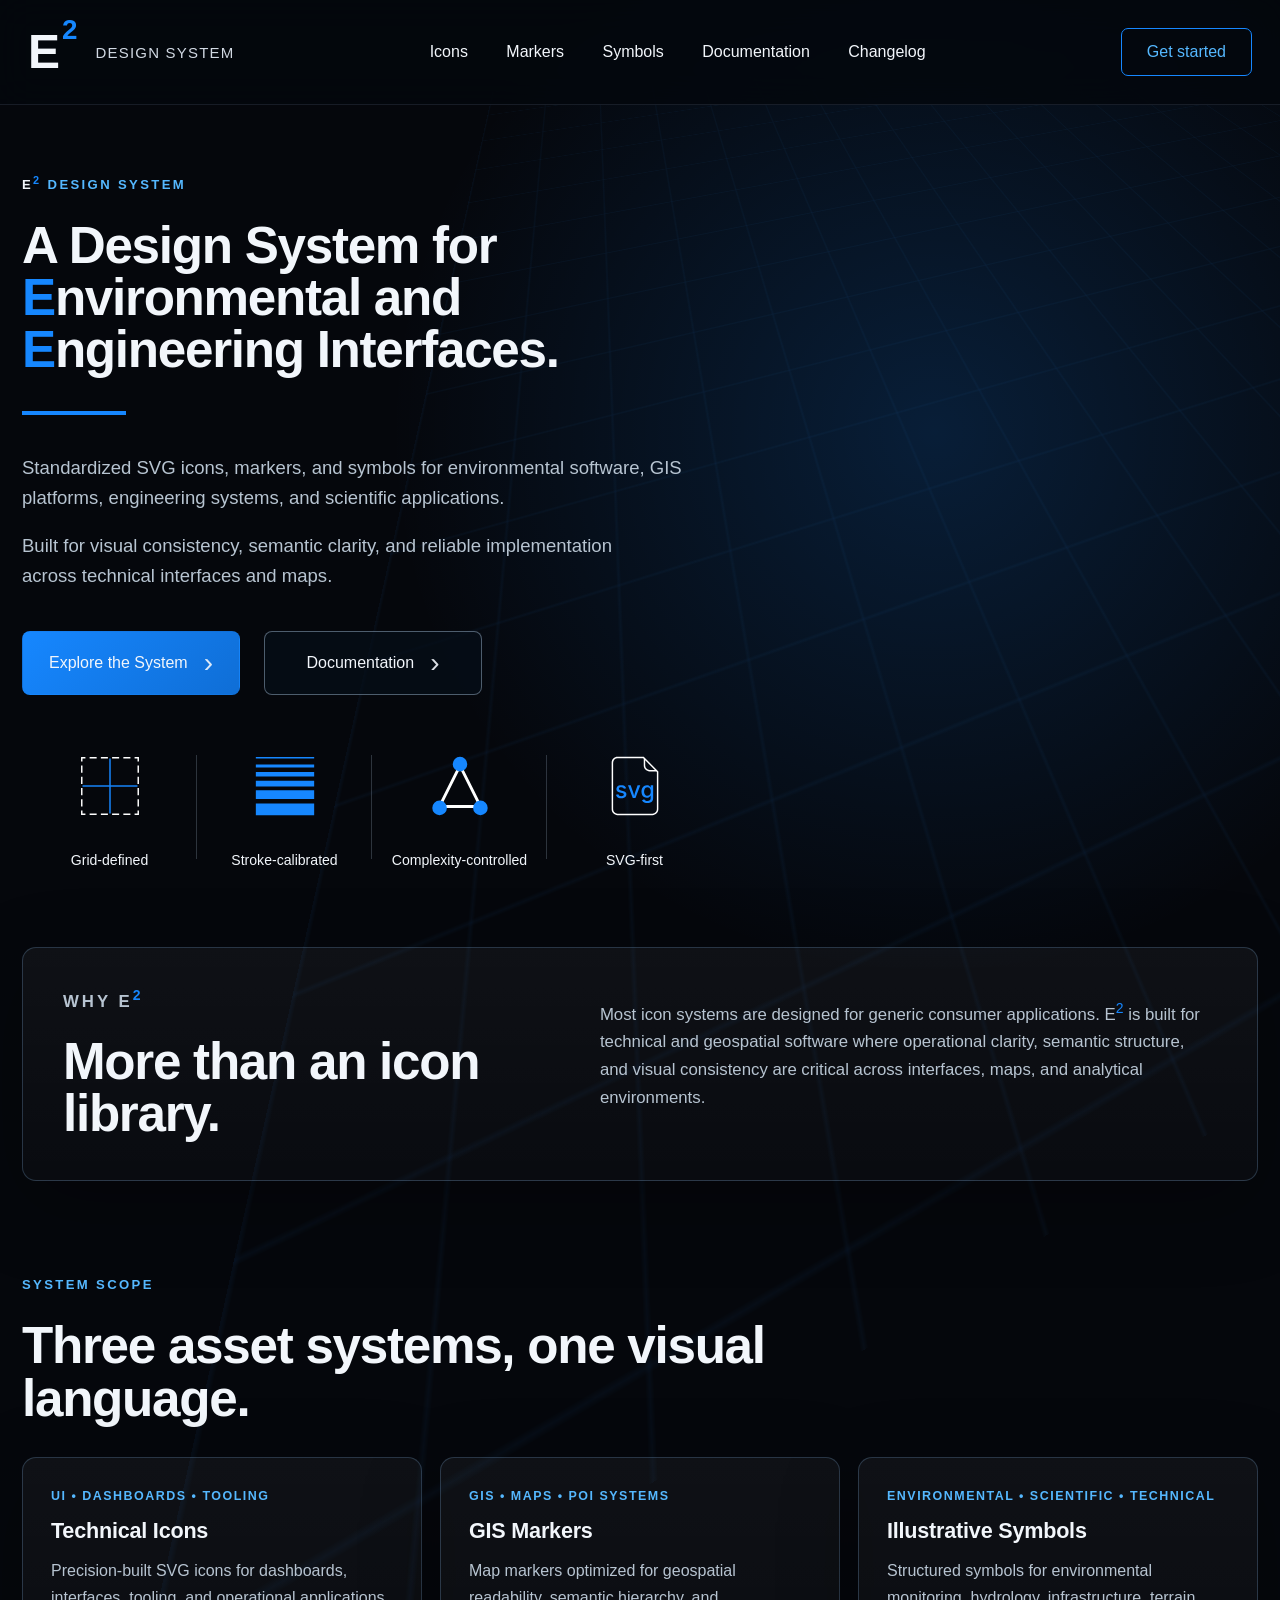
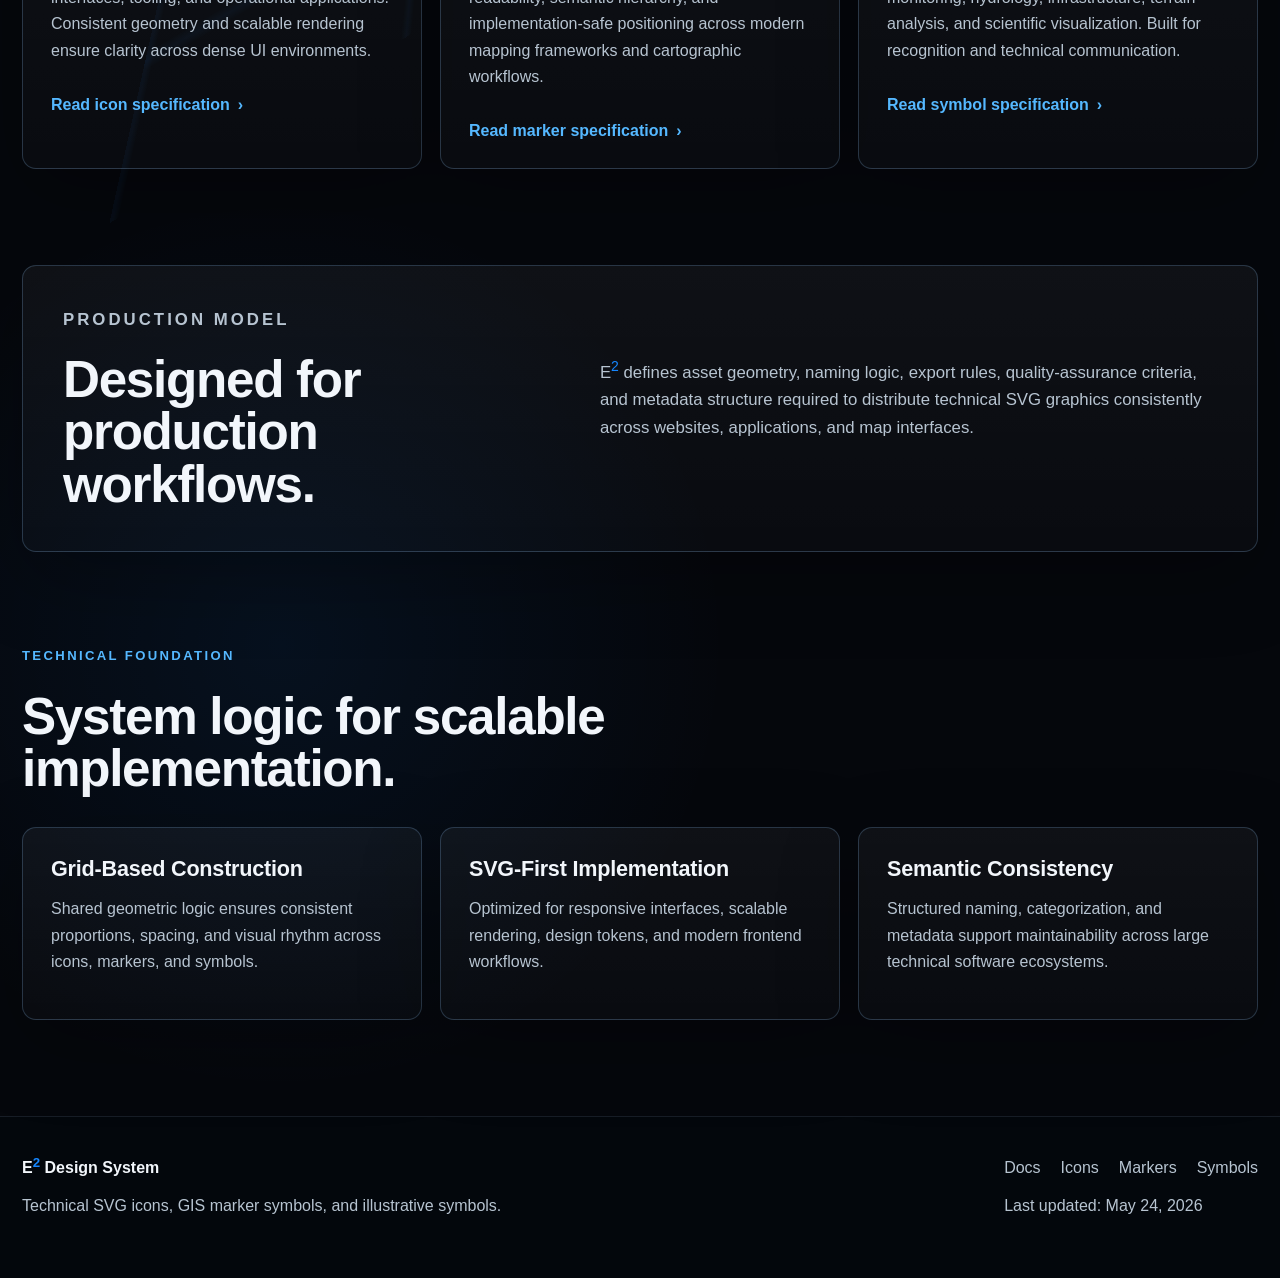
<file: index.html>
<!DOCTYPE html><html lang="en"> <head><meta charset="utf-8"><meta name="viewport" content="width=device-width, initial-scale=1"><meta name="description" content="E² is a standardized SVG design system for environmental software, GIS platforms, engineering systems, and scientific applications."><meta name="theme-color" content="#05070c"><title>E² Design System | Environmental, Engineering, and GIS Interfaces</title><link rel="icon" href="/favicon.svg"><link rel="stylesheet" href="/_astro/BaseLayout.B5WGwgFg.css"></head> <body> <div class="site-shell"> <header class="site-header"> <div class="nav"> <a class="brand" href="/" aria-label="E2 Design System home"> <span class="brand-mark"> <span class="brand-e">E</span> <span class="brand-2">2</span> </span> <span class="brand-name">Design System</span> </a> <nav class="nav-links" aria-label="Primary navigation"> <a href="/icons">Icons</a><a href="/markers">Markers</a><a href="/symbols">Symbols</a><a href="/docs">Documentation</a><a href="/changelog">Changelog</a> </nav> <a class="nav-cta" href="/docs">Get started</a> </div> </header>  <main> <section class="hero container"> <div class="hero-copy"> <p class="eyebrow"> <span class="brand-e">E</span><sup class="brand-e2-sup">2</sup>
Design System
</p> <h1>
A Design System for<br> <span>E</span>nvironmental and<br> <span>E</span>ngineering Interfaces.
</h1> <div class="hero-rule"></div> <p class="hero-description">
Standardized SVG icons, markers, and symbols for environmental
          software, GIS platforms, engineering systems, and scientific
          applications.
</p> <p class="hero-description hero-description-secondary">
Built for visual consistency, semantic clarity, and reliable
          implementation across technical interfaces and maps.
</p> <div class="hero-actions"> <a class="button primary" href="/system">Explore the System</a> <a class="button secondary" href="/docs">Documentation</a> </div> <div class="system-row" aria-label="Core E² system principles"> <div class="system-item"> <img class="system-icon" src="/landing_page/grid.svg" alt="" aria-hidden="true"> <span class="system-label">Grid-defined</span> </div> <div class="system-item"> <img class="system-icon" src="/landing_page/stroke.svg" alt="" aria-hidden="true"> <span class="system-label">Stroke-calibrated</span> </div> <div class="system-item"> <img class="system-icon" src="/landing_page/constrains.svg" alt="" aria-hidden="true"> <span class="system-label">Complexity-controlled</span> </div> <div class="system-item"> <img class="system-icon" src="/landing_page/svg_first.svg" alt="" aria-hidden="true"> <span class="system-label">SVG-first</span> </div> </div>  </div> </section> <!-- This section for later
    <section class="container use-case-strip" aria-label="Designed for">
      <span>Designed for</span>
      <div>
        {useCases.map((item) => <a href="/icons">{item}</a>)}
      </div>
    </section>

    <section class="container proof-strip" aria-label="System proof points">
      {
        specs.map((item) => (
          <div class="proof-item">
            <strong>{item.split(" ")[0]}</strong>
            <span>{item.replace(item.split(" ")[0], "").trim()}</span>
          </div>
        ))
      }
    </section>

    <section class="container section">
      <div class="section-header">
        <p class="eyebrow">Interactive Model</p>
        <h2>Explore the system by category, scale, and context.</h2>
      </div>

      <div class="explorer-panel">
        <div class="explorer-sidebar">
          <button type="button" class="active">All Assets</button>
          <button type="button">Hydrology</button>
          <button type="button">Infrastructure</button>
          <button type="button">Monitoring</button>
          <button type="button">Terrain</button>
        </div>

        <div class="explorer-content">
          <div class="scale-row">
            <span>16 px</span>
            <span>24 px</span>
            <span>32 px</span>
            <span>48 px</span>
          </div>

          <div class="explorer-assets">
            {
              previewIcons.slice(0, 8).map((icon) => (
                <div class="explorer-asset" aria-label={icon}>
                  <span />
                  <small>{icon}</small>
                </div>
              ))
            }
          </div>
        </div>
      </div>
    </section>

    <section class="container section">
      <div class="section-header">
        <p class="eyebrow">System Overview</p>
        <h2>Built for structured visual communication.</h2>
      </div>

--> <div class="container section split-panel"> <div> <p class="eyebrow">Why E<sup class="brand-e2-sup">2</sup></p> <h2>More than an icon library.</h2> </div> <p>
Most icon systems are designed for generic consumer applications. E<sup class="brand-e2-sup">2</sup> is built for technical and geospatial software where operational clarity,
        semantic structure, and visual consistency are critical across interfaces,
        maps, and analytical environments.
</p> </div> </main> <section class="container section"> <div class="section-header"> <p class="eyebrow">System Scope</p> <h2>Three asset systems, one visual language.</h2> </div> <div class="feature-grid"> <article class="feature-card feature-card-large"> <p class="feature-meta">UI • Dashboards • Tooling</p> <h3>Technical Icons</h3> <p>
Precision-built SVG icons for dashboards, interfaces, tooling, and
          operational applications. Consistent geometry and scalable rendering
          ensure clarity across dense UI environments.
</p> <a href="/docs/icon-system">Read icon specification</a> </article> <article class="feature-card feature-card-large"> <p class="feature-meta">GIS • Maps • POI Systems</p> <h3>GIS Markers</h3> <p>
Map markers optimized for geospatial readability, semantic hierarchy,
          and implementation-safe positioning across modern mapping frameworks
          and cartographic workflows.
</p> <a href="/docs/gis-marker-system">Read marker specification</a> </article> <article class="feature-card feature-card-large"> <p class="feature-meta">Environmental • Scientific • Technical</p> <h3>Illustrative Symbols</h3> <p>
Structured symbols for environmental monitoring, hydrology,
          infrastructure, terrain analysis, and scientific visualization. Built
          for recognition and technical communication.
</p> <a href="/docs/symbol-system">Read symbol specification</a> </article> </div> </section> <section class="container section split-panel"> <div> <p class="eyebrow">Production Model</p> <h2>Designed for production workflows.</h2> </div> <p>
E<sup class="brand-e2-sup">2</sup> defines asset geometry, naming logic, export
      rules, quality-assurance criteria, and metadata structure required to distribute
      technical SVG graphics consistently across websites, applications, and map interfaces.
</p> </section> <section class="container section"> <div class="section-header"> <p class="eyebrow">Technical Foundation</p> <h2>System logic for scalable implementation.</h2> </div> <div class="feature-grid"> <article class="feature-card"> <h3>Grid-Based Construction</h3> <p>
Shared geometric logic ensures consistent proportions, spacing, and
          visual rhythm across icons, markers, and symbols.
</p> </article> <article class="feature-card"> <h3>SVG-First Implementation</h3> <p>
Optimized for responsive interfaces, scalable rendering, design
          tokens, and modern frontend workflows.
</p> </article> <article class="feature-card"> <h3>Semantic Consistency</h3> <p>
Structured naming, categorization, and metadata support
          maintainability across large technical software ecosystems.
</p> </article> </div> </section>  <footer class="footer"> <div class="container footer-grid"> <div> <strong>E<sup class="brand-e2-sup">2</sup> Design System</strong> <p>Technical SVG icons, GIS marker symbols, and illustrative symbols.</p> </div> <div class="footer-meta"> <nav aria-label="Footer navigation"> <a href="/docs">Docs</a> <a href="/icons">Icons</a> <a href="/markers">Markers</a> <a href="/symbols">Symbols</a> </nav> <p class="footer-updated">
Last updated: May 24, 2026 </p> </div> </div> </footer> </div> </body></html>
</file>
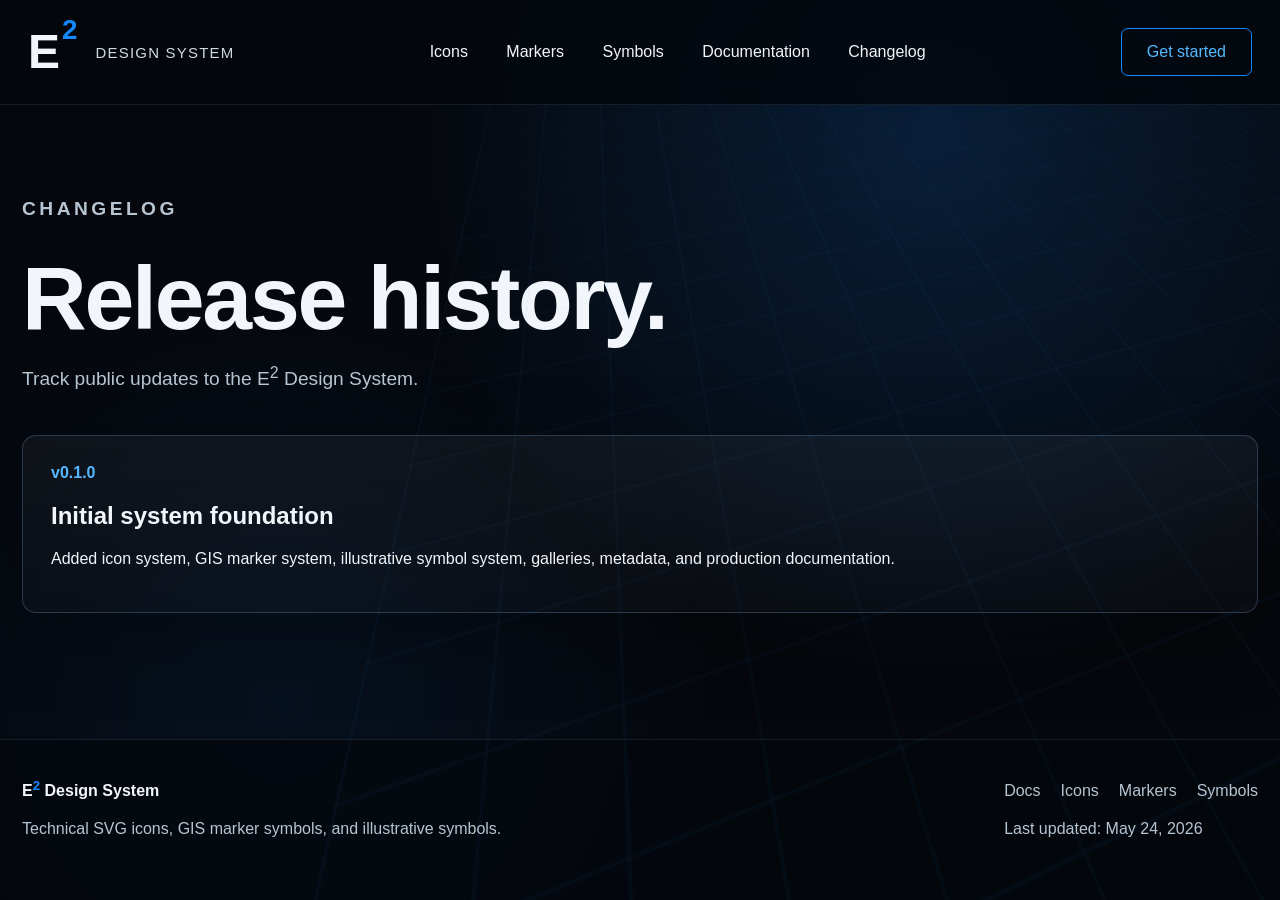
<file: changelog/index.html>
<!DOCTYPE html><html lang="en"> <head><meta charset="utf-8"><meta name="viewport" content="width=device-width, initial-scale=1"><meta name="description" content="Technical SVG icons, GIS marker symbols, and illustrative symbols with strict geometric rules."><meta name="theme-color" content="#05070c"><title>Changelog — E&lt;sup&gt;2&lt;/sup&gt; Design System</title><link rel="icon" href="/favicon.svg"><link rel="stylesheet" href="/_astro/BaseLayout.B5WGwgFg.css"></head> <body> <div class="site-shell"> <header class="site-header"> <div class="nav"> <a class="brand" href="/" aria-label="E2 Design System home"> <span class="brand-mark"> <span class="brand-e">E</span> <span class="brand-2">2</span> </span> <span class="brand-name">Design System</span> </a> <nav class="nav-links" aria-label="Primary navigation"> <a href="/icons">Icons</a><a href="/markers">Markers</a><a href="/symbols">Symbols</a><a href="/docs">Documentation</a><a href="/changelog">Changelog</a> </nav> <a class="nav-cta" href="/docs">Get started</a> </div> </header>  <main class="container page-shell"> <header class="page-header"> <p class="eyebrow">Changelog</p> <h1>Release history.</h1> <p>Track public updates to the E<sup>2</sup> Design System.</p> </header> <section class="timeline"> <article> <time>v0.1.0</time> <h2>Initial system foundation</h2> <p>Added icon system, GIS marker system, illustrative symbol system, galleries, metadata, and production documentation.</p> </article> </section> </main>  <footer class="footer"> <div class="container footer-grid"> <div> <strong>E<sup class="brand-e2-sup">2</sup> Design System</strong> <p>Technical SVG icons, GIS marker symbols, and illustrative symbols.</p> </div> <div class="footer-meta"> <nav aria-label="Footer navigation"> <a href="/docs">Docs</a> <a href="/icons">Icons</a> <a href="/markers">Markers</a> <a href="/symbols">Symbols</a> </nav> <p class="footer-updated">
Last updated: May 24, 2026 </p> </div> </div> </footer> </div> </body></html>
</file>
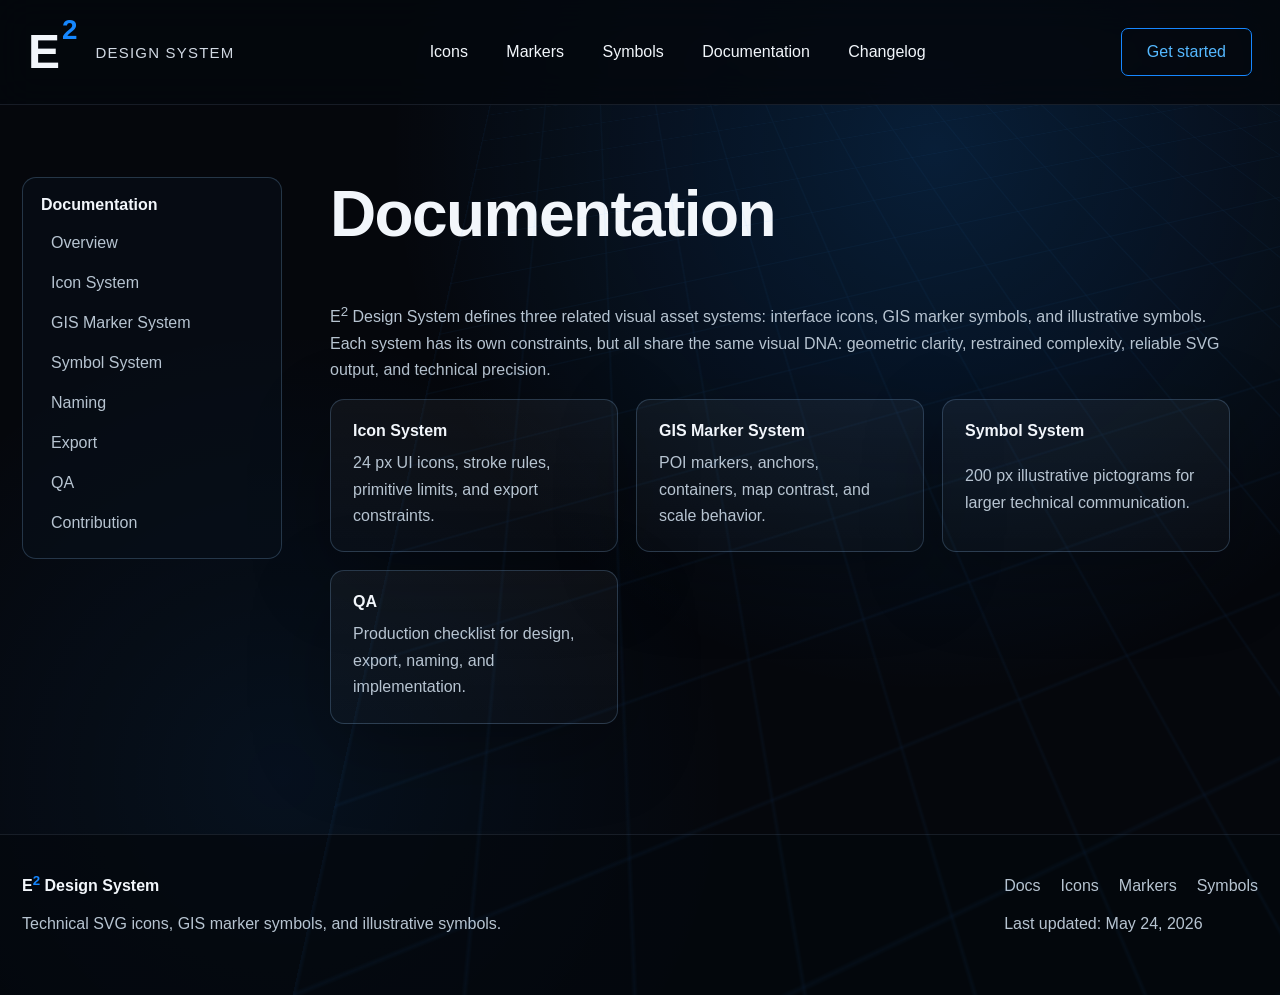
<file: docs/index.html>
<!DOCTYPE html><html lang="en"> <head><meta charset="utf-8"><meta name="viewport" content="width=device-width, initial-scale=1"><meta name="description" content="Documentation for E<sup>2</sup> Design System."><meta name="theme-color" content="#05070c"><title>Documentation — E&lt;sup&gt;2&lt;/sup&gt; Design System</title><link rel="icon" href="/favicon.svg"><link rel="stylesheet" href="/_astro/BaseLayout.B5WGwgFg.css"></head> <body> <div class="site-shell"> <header class="site-header"> <div class="nav"> <a class="brand" href="/" aria-label="E2 Design System home"> <span class="brand-mark"> <span class="brand-e">E</span> <span class="brand-2">2</span> </span> <span class="brand-name">Design System</span> </a> <nav class="nav-links" aria-label="Primary navigation"> <a href="/icons">Icons</a><a href="/markers">Markers</a><a href="/symbols">Symbols</a><a href="/docs">Documentation</a><a href="/changelog">Changelog</a> </nav> <a class="nav-cta" href="/docs">Get started</a> </div> </header>  <main class="container docs-shell"> <aside class="docs-sidebar" aria-label="Documentation navigation"> <p class="sidebar-title">Documentation</p> <nav> <a href="/docs">Overview</a><a href="/docs/icon-system">Icon System</a><a href="/docs/gis-marker-system">GIS Marker System</a><a href="/docs/symbol-system">Symbol System</a><a href="/docs/naming">Naming</a><a href="/docs/export">Export</a><a href="/docs/qa">QA</a><a href="/docs/contribution">Contribution</a> </nav> </aside> <article class="docs-content">  <h1>Documentation</h1> <p>
E<sup>2</sup> Design System defines three related visual asset systems: interface icons, GIS marker symbols, and illustrative symbols. Each system has its own constraints, but all share the same visual DNA: geometric clarity, restrained complexity, reliable SVG output, and technical precision.
</p> <div class="docs-card-grid"> <a href="/docs/icon-system"> <strong>Icon System</strong> <span>24 px UI icons, stroke rules, primitive limits, and export constraints.</span> </a> <a href="/docs/gis-marker-system"> <strong>GIS Marker System</strong> <span>POI markers, anchors, containers, map contrast, and scale behavior.</span> </a> <a href="/docs/symbol-system"> <strong>Symbol System</strong> <span>200 px illustrative pictograms for larger technical communication.</span> </a> <a href="/docs/qa"> <strong>QA</strong> <span>Production checklist for design, export, naming, and implementation.</span> </a> </div>  </article> </main>  <footer class="footer"> <div class="container footer-grid"> <div> <strong>E<sup class="brand-e2-sup">2</sup> Design System</strong> <p>Technical SVG icons, GIS marker symbols, and illustrative symbols.</p> </div> <div class="footer-meta"> <nav aria-label="Footer navigation"> <a href="/docs">Docs</a> <a href="/icons">Icons</a> <a href="/markers">Markers</a> <a href="/symbols">Symbols</a> </nav> <p class="footer-updated">
Last updated: May 24, 2026 </p> </div> </div> </footer> </div> </body></html>
</file>
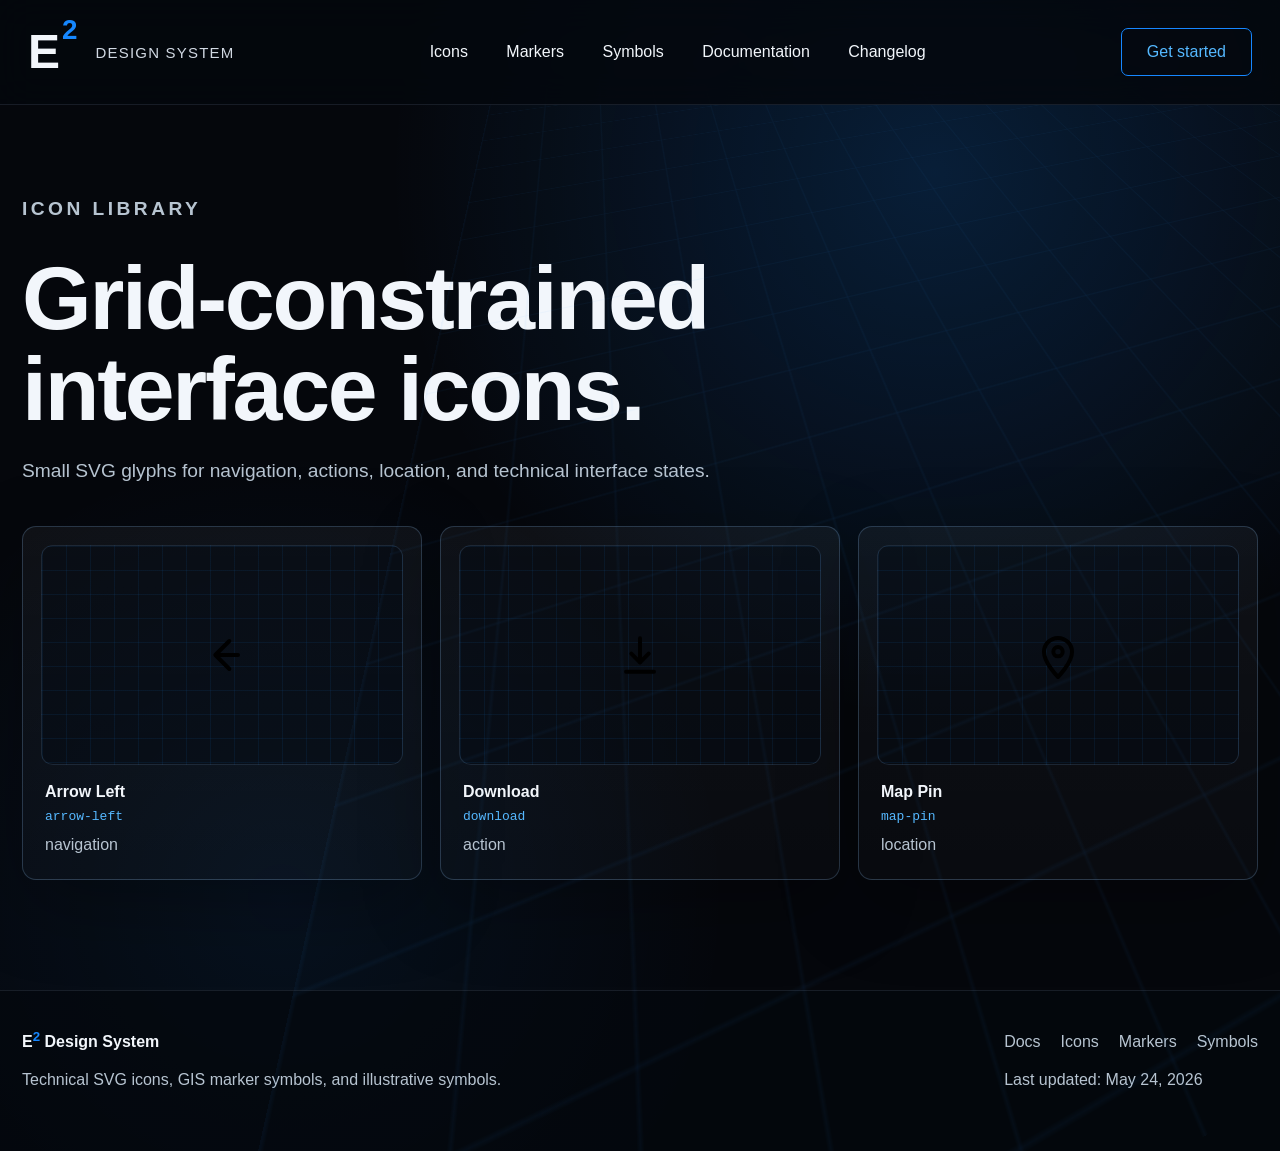
<file: icons/index.html>
<!DOCTYPE html><html lang="en"> <head><meta charset="utf-8"><meta name="viewport" content="width=device-width, initial-scale=1"><meta name="description" content="Technical SVG icons, GIS marker symbols, and illustrative symbols with strict geometric rules."><meta name="theme-color" content="#05070c"><title>Icons — E&lt;sup&gt;2&lt;/sup&gt; Design System</title><link rel="icon" href="/favicon.svg"><link rel="stylesheet" href="/_astro/BaseLayout.B5WGwgFg.css"></head> <body> <div class="site-shell"> <header class="site-header"> <div class="nav"> <a class="brand" href="/" aria-label="E2 Design System home"> <span class="brand-mark"> <span class="brand-e">E</span> <span class="brand-2">2</span> </span> <span class="brand-name">Design System</span> </a> <nav class="nav-links" aria-label="Primary navigation"> <a href="/icons">Icons</a><a href="/markers">Markers</a><a href="/symbols">Symbols</a><a href="/docs">Documentation</a><a href="/changelog">Changelog</a> </nav> <a class="nav-cta" href="/docs">Get started</a> </div> </header>  <main class="container page-shell"> <header class="page-header"> <p class="eyebrow">Icon Library</p> <h1>Grid-constrained interface icons.</h1> <p>Small SVG glyphs for navigation, actions, location, and technical interface states.</p> </header> <section class="asset-grid"> <article class="asset-card asset-card-icon"> <div class="asset-preview"> <img src="/icons/arrow-left.svg" alt="" loading="lazy"> </div> <div class="asset-meta"> <p class="asset-label">Arrow Left</p> <code>arrow-left</code> <span>navigation</span> </div> </article><article class="asset-card asset-card-icon"> <div class="asset-preview"> <img src="/icons/download.svg" alt="" loading="lazy"> </div> <div class="asset-meta"> <p class="asset-label">Download</p> <code>download</code> <span>action</span> </div> </article><article class="asset-card asset-card-icon"> <div class="asset-preview"> <img src="/icons/map-pin.svg" alt="" loading="lazy"> </div> <div class="asset-meta"> <p class="asset-label">Map Pin</p> <code>map-pin</code> <span>location</span> </div> </article> </section> </main>  <footer class="footer"> <div class="container footer-grid"> <div> <strong>E<sup class="brand-e2-sup">2</sup> Design System</strong> <p>Technical SVG icons, GIS marker symbols, and illustrative symbols.</p> </div> <div class="footer-meta"> <nav aria-label="Footer navigation"> <a href="/docs">Docs</a> <a href="/icons">Icons</a> <a href="/markers">Markers</a> <a href="/symbols">Symbols</a> </nav> <p class="footer-updated">
Last updated: May 24, 2026 </p> </div> </div> </footer> </div> </body></html>
</file>
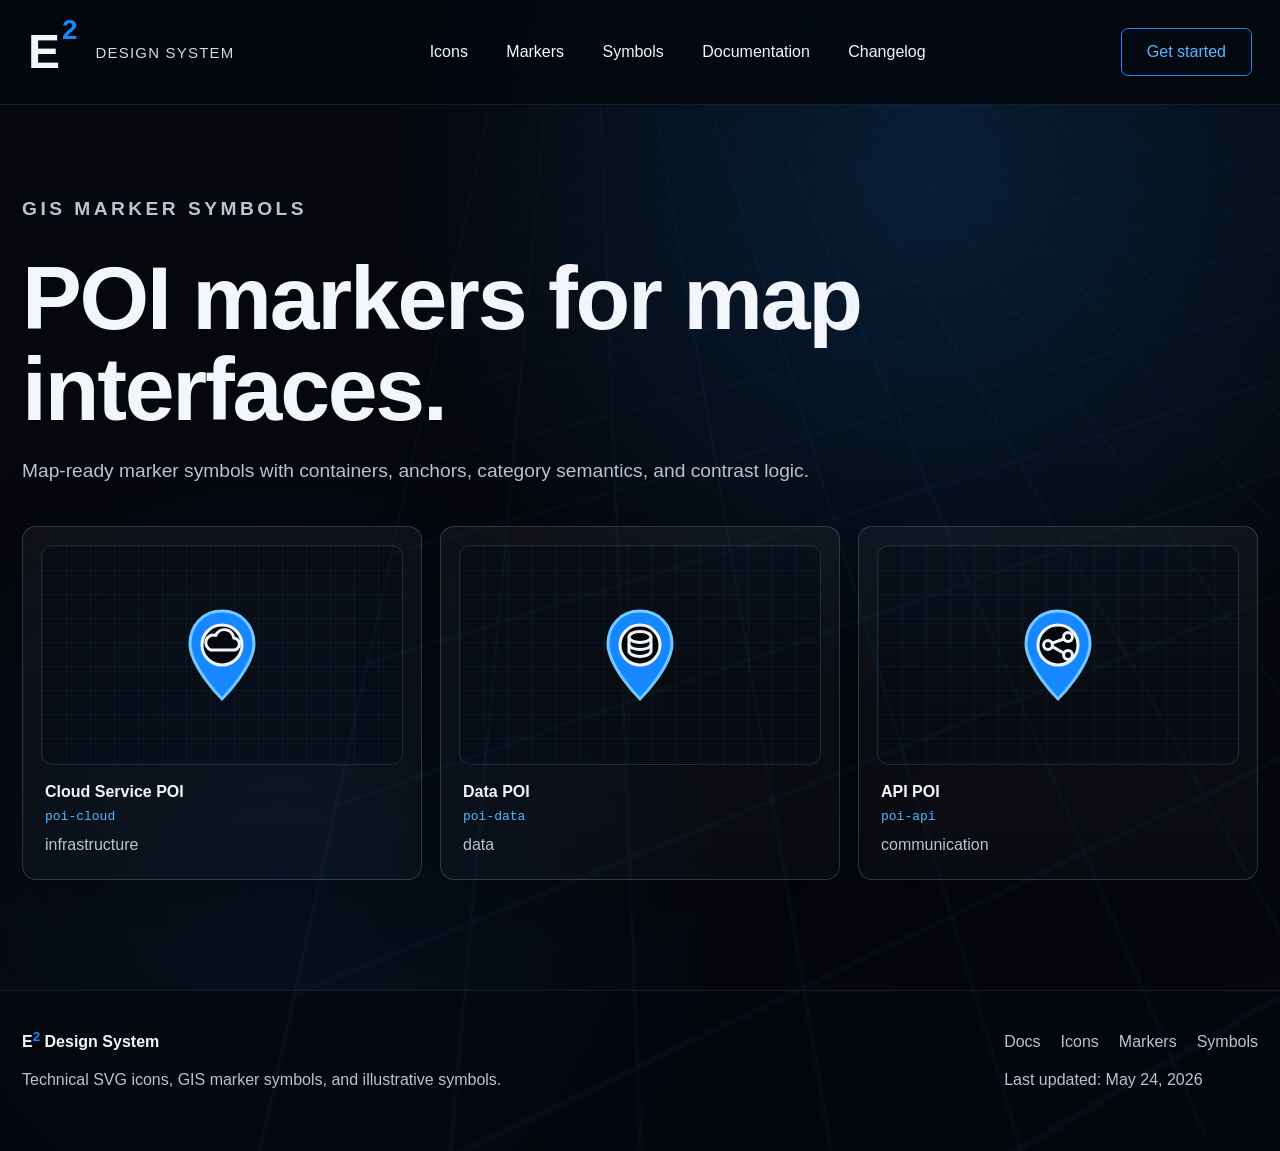
<file: markers/index.html>
<!DOCTYPE html><html lang="en"> <head><meta charset="utf-8"><meta name="viewport" content="width=device-width, initial-scale=1"><meta name="description" content="Technical SVG icons, GIS marker symbols, and illustrative symbols with strict geometric rules."><meta name="theme-color" content="#05070c"><title>GIS Markers — E&lt;sup&gt;2&lt;/sup&gt; Design System</title><link rel="icon" href="/favicon.svg"><link rel="stylesheet" href="/_astro/BaseLayout.B5WGwgFg.css"></head> <body> <div class="site-shell"> <header class="site-header"> <div class="nav"> <a class="brand" href="/" aria-label="E2 Design System home"> <span class="brand-mark"> <span class="brand-e">E</span> <span class="brand-2">2</span> </span> <span class="brand-name">Design System</span> </a> <nav class="nav-links" aria-label="Primary navigation"> <a href="/icons">Icons</a><a href="/markers">Markers</a><a href="/symbols">Symbols</a><a href="/docs">Documentation</a><a href="/changelog">Changelog</a> </nav> <a class="nav-cta" href="/docs">Get started</a> </div> </header>  <main class="container page-shell"> <header class="page-header"> <p class="eyebrow">GIS Marker Symbols</p> <h1>POI markers for map interfaces.</h1> <p>Map-ready marker symbols with containers, anchors, category semantics, and contrast logic.</p> </header> <section class="asset-grid"> <article class="asset-card asset-card-marker"> <div class="asset-preview"> <img src="/markers/poi-cloud.svg" alt="" loading="lazy"> </div> <div class="asset-meta"> <p class="asset-label">Cloud Service POI</p> <code>poi-cloud</code> <span>infrastructure</span> </div> </article><article class="asset-card asset-card-marker"> <div class="asset-preview"> <img src="/markers/poi-data.svg" alt="" loading="lazy"> </div> <div class="asset-meta"> <p class="asset-label">Data POI</p> <code>poi-data</code> <span>data</span> </div> </article><article class="asset-card asset-card-marker"> <div class="asset-preview"> <img src="/markers/poi-api.svg" alt="" loading="lazy"> </div> <div class="asset-meta"> <p class="asset-label">API POI</p> <code>poi-api</code> <span>communication</span> </div> </article> </section> </main>  <footer class="footer"> <div class="container footer-grid"> <div> <strong>E<sup class="brand-e2-sup">2</sup> Design System</strong> <p>Technical SVG icons, GIS marker symbols, and illustrative symbols.</p> </div> <div class="footer-meta"> <nav aria-label="Footer navigation"> <a href="/docs">Docs</a> <a href="/icons">Icons</a> <a href="/markers">Markers</a> <a href="/symbols">Symbols</a> </nav> <p class="footer-updated">
Last updated: May 24, 2026 </p> </div> </div> </footer> </div> </body></html>
</file>
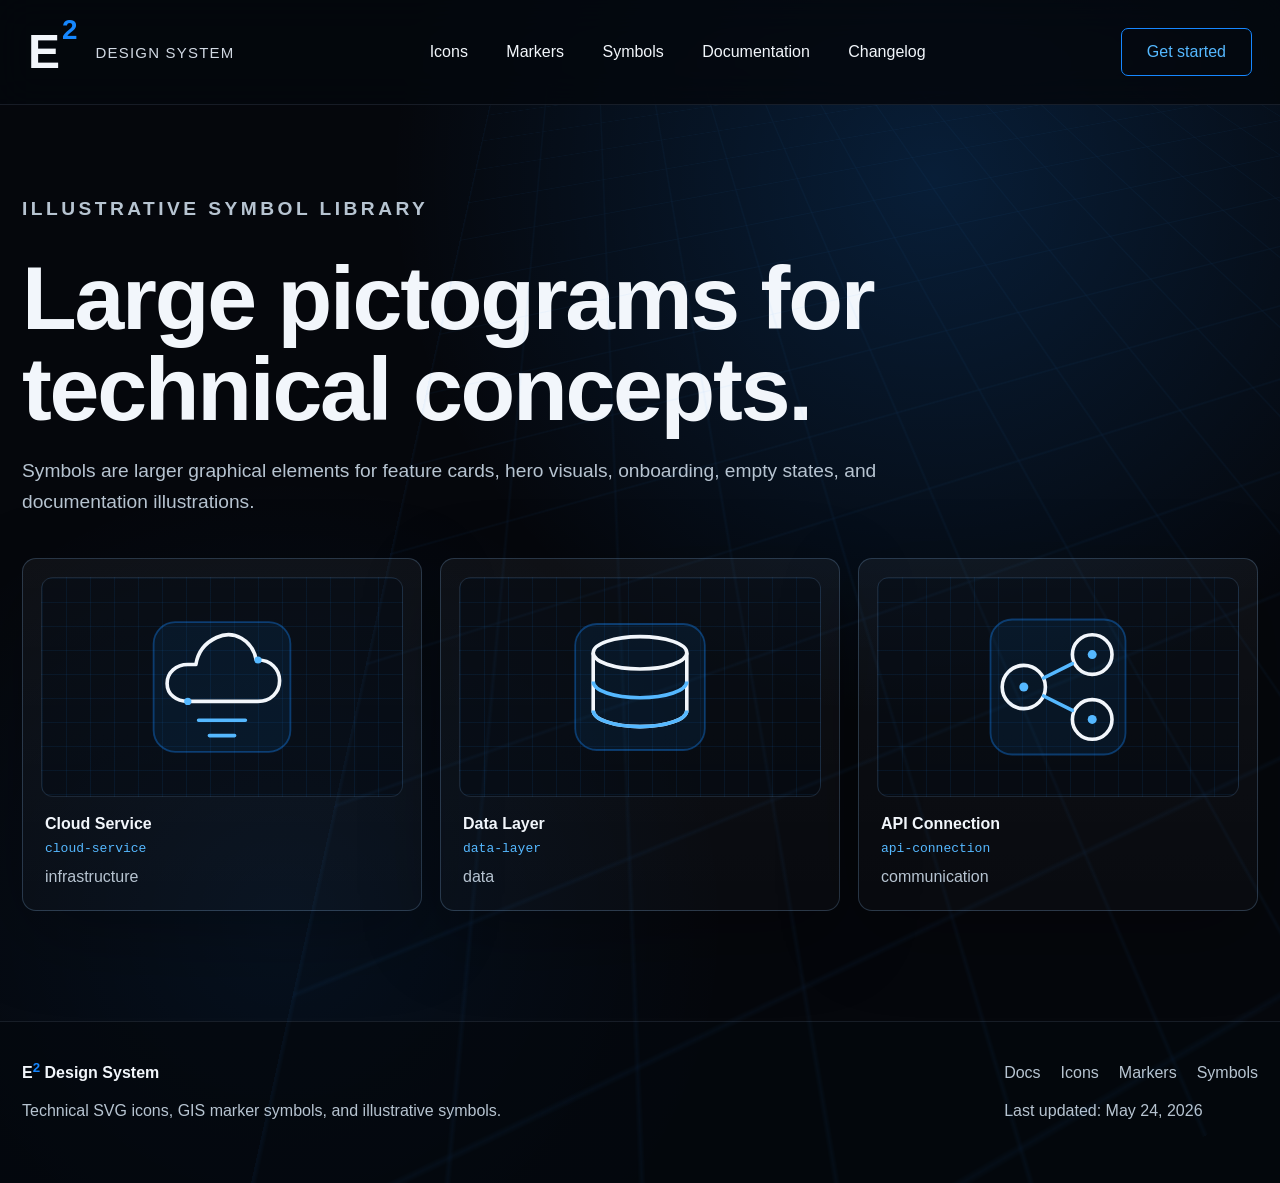
<file: symbols/index.html>
<!DOCTYPE html><html lang="en"> <head><meta charset="utf-8"><meta name="viewport" content="width=device-width, initial-scale=1"><meta name="description" content="Technical SVG icons, GIS marker symbols, and illustrative symbols with strict geometric rules."><meta name="theme-color" content="#05070c"><title>Illustrative Symbols — E&lt;sup&gt;2&lt;/sup&gt; Design System</title><link rel="icon" href="/favicon.svg"><link rel="stylesheet" href="/_astro/BaseLayout.B5WGwgFg.css"></head> <body> <div class="site-shell"> <header class="site-header"> <div class="nav"> <a class="brand" href="/" aria-label="E2 Design System home"> <span class="brand-mark"> <span class="brand-e">E</span> <span class="brand-2">2</span> </span> <span class="brand-name">Design System</span> </a> <nav class="nav-links" aria-label="Primary navigation"> <a href="/icons">Icons</a><a href="/markers">Markers</a><a href="/symbols">Symbols</a><a href="/docs">Documentation</a><a href="/changelog">Changelog</a> </nav> <a class="nav-cta" href="/docs">Get started</a> </div> </header>  <main class="container page-shell"> <header class="page-header"> <p class="eyebrow">Illustrative Symbol Library</p> <h1>Large pictograms for technical concepts.</h1> <p>Symbols are larger graphical elements for feature cards, hero visuals, onboarding, empty states, and documentation illustrations.</p> </header> <section class="asset-grid symbols-grid"> <article class="asset-card asset-card-symbol"> <div class="asset-preview"> <img src="/symbols/cloud-service.svg" alt="" loading="lazy"> </div> <div class="asset-meta"> <p class="asset-label">Cloud Service</p> <code>cloud-service</code> <span>infrastructure</span> </div> </article><article class="asset-card asset-card-symbol"> <div class="asset-preview"> <img src="/symbols/data-layer.svg" alt="" loading="lazy"> </div> <div class="asset-meta"> <p class="asset-label">Data Layer</p> <code>data-layer</code> <span>data</span> </div> </article><article class="asset-card asset-card-symbol"> <div class="asset-preview"> <img src="/symbols/api-connection.svg" alt="" loading="lazy"> </div> <div class="asset-meta"> <p class="asset-label">API Connection</p> <code>api-connection</code> <span>communication</span> </div> </article> </section> </main>  <footer class="footer"> <div class="container footer-grid"> <div> <strong>E<sup class="brand-e2-sup">2</sup> Design System</strong> <p>Technical SVG icons, GIS marker symbols, and illustrative symbols.</p> </div> <div class="footer-meta"> <nav aria-label="Footer navigation"> <a href="/docs">Docs</a> <a href="/icons">Icons</a> <a href="/markers">Markers</a> <a href="/symbols">Symbols</a> </nav> <p class="footer-updated">
Last updated: May 24, 2026 </p> </div> </div> </footer> </div> </body></html>
</file>
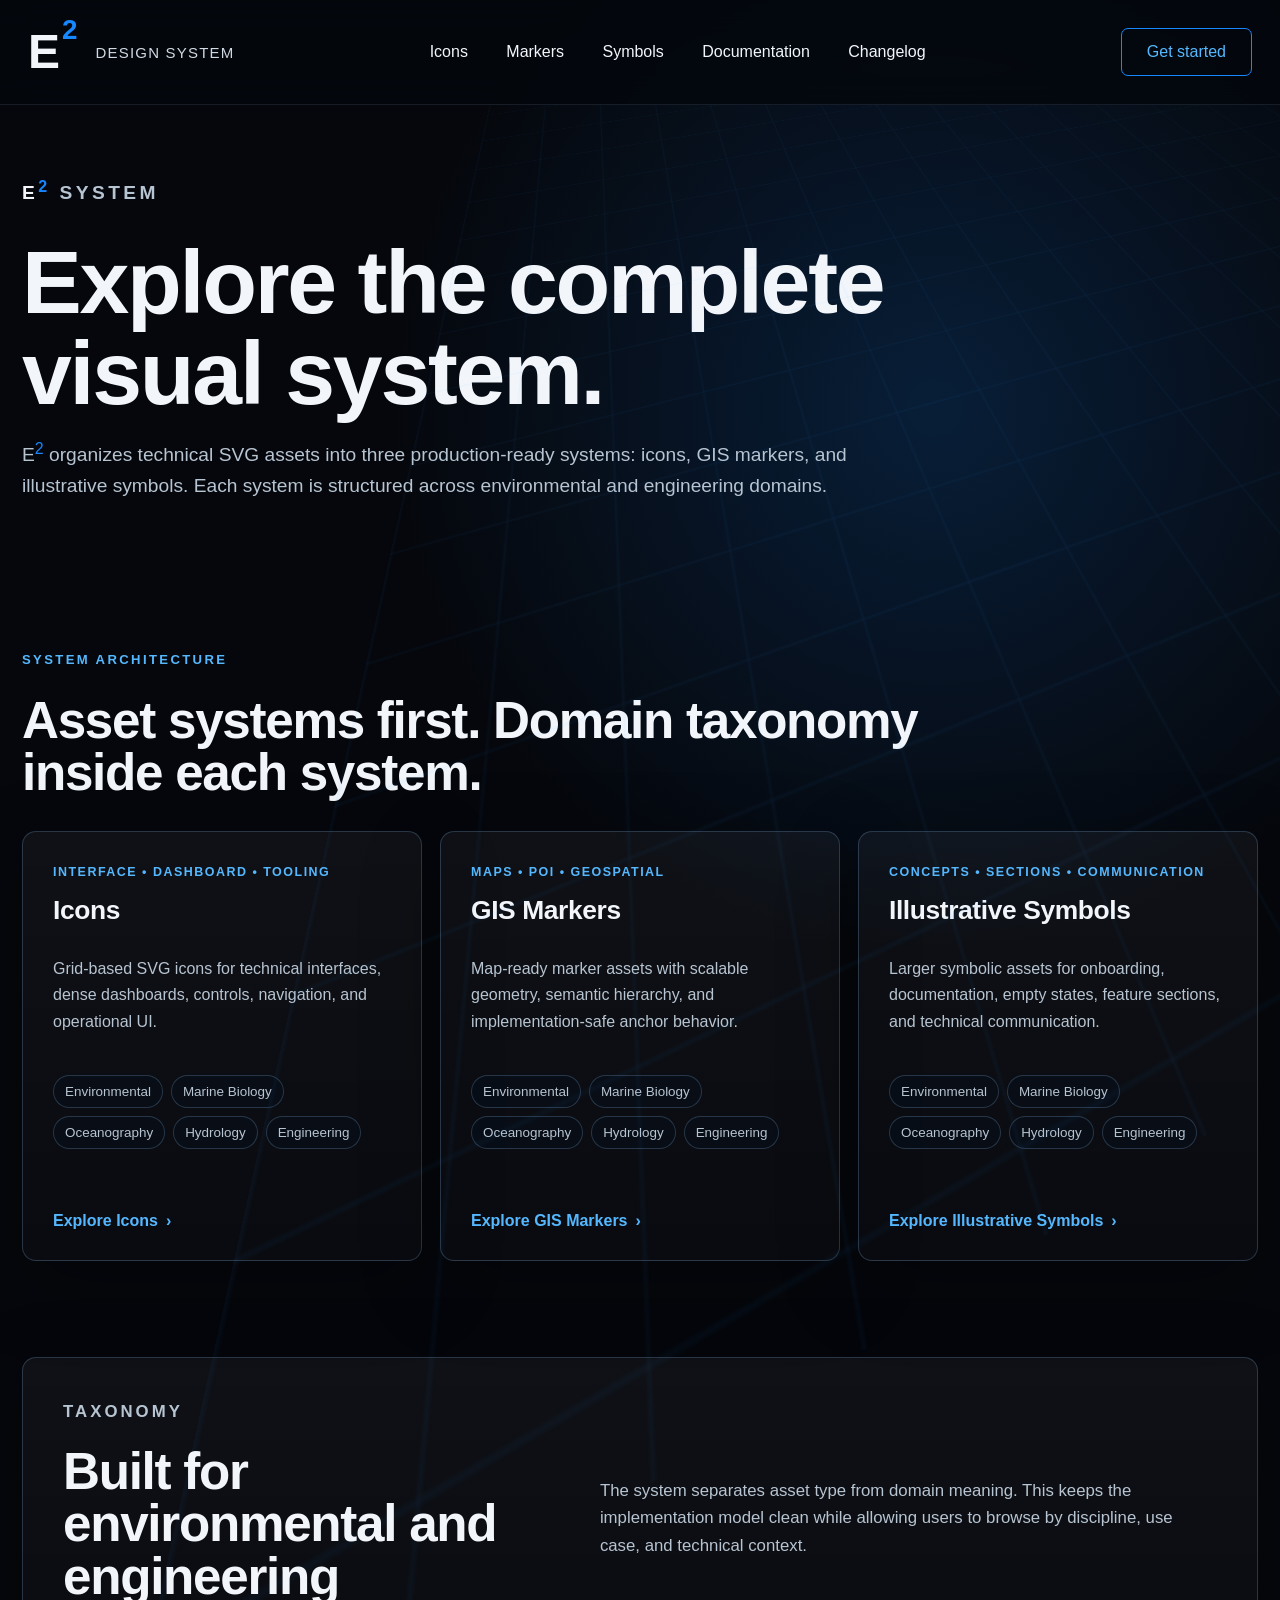
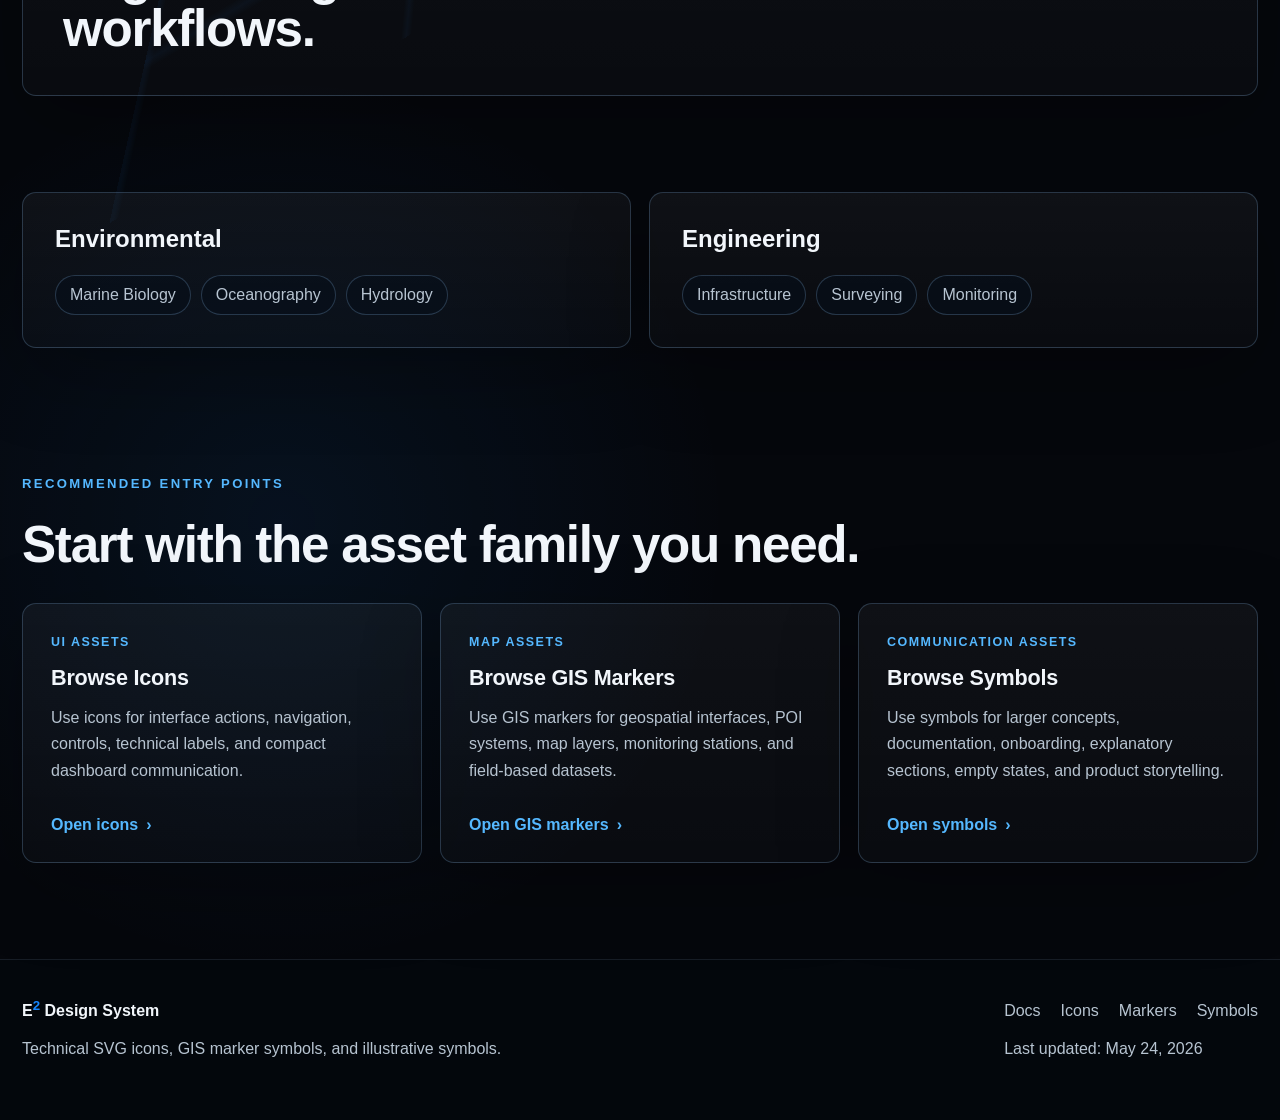
<file: system/index.html>
<!DOCTYPE html><html lang="en"> <head><meta charset="utf-8"><meta name="viewport" content="width=device-width, initial-scale=1"><meta name="description" content="Explore the E² visual system for icons, GIS markers, and illustrative symbols across environmental and engineering domains."><meta name="theme-color" content="#05070c"><title>System | E² Design System</title><link rel="icon" href="/favicon.svg"><link rel="stylesheet" href="/_astro/BaseLayout.B5WGwgFg.css"></head> <body> <div class="site-shell"> <header class="site-header"> <div class="nav"> <a class="brand" href="/" aria-label="E2 Design System home"> <span class="brand-mark"> <span class="brand-e">E</span> <span class="brand-2">2</span> </span> <span class="brand-name">Design System</span> </a> <nav class="nav-links" aria-label="Primary navigation"> <a href="/icons">Icons</a><a href="/markers">Markers</a><a href="/symbols">Symbols</a><a href="/docs">Documentation</a><a href="/changelog">Changelog</a> </nav> <a class="nav-cta" href="/docs">Get started</a> </div> </header>  <main> <section class="hero container"> <header class="page-header"> <p class="eyebrow"> <span class="brand-e">E</span><sup class="brand-e2-sup">2</sup>
System
</p> <h1>Explore the complete visual system.</h1> <p>
E<sup class="brand-e2-sup">2</sup> organizes technical SVG assets into three
          production-ready systems: icons, GIS markers, and illustrative symbols.
          Each system is structured across environmental and engineering domains.
</p> </header> </section> </main> <section class="container system-map" aria-label="System architecture"> <div class="system-map-header"> <p class="eyebrow">System Architecture</p> <h2>Asset systems first. Domain taxonomy inside each system.</h2> </div> <div class="system-map-grid"> <article class="system-card-large"> <p class="feature-meta">Interface • Dashboard • Tooling</p> <h3>Icons</h3> <p>Grid-based SVG icons for technical interfaces, dense dashboards, controls, navigation, and operational UI.</p> <div class="domain-list"> <span>Environmental</span><span>Marine Biology</span><span>Oceanography</span><span>Hydrology</span><span>Engineering</span> </div> <a href="/icons">Explore Icons</a> </article><article class="system-card-large"> <p class="feature-meta">Maps • POI • Geospatial</p> <h3>GIS Markers</h3> <p>Map-ready marker assets with scalable geometry, semantic hierarchy, and implementation-safe anchor behavior.</p> <div class="domain-list"> <span>Environmental</span><span>Marine Biology</span><span>Oceanography</span><span>Hydrology</span><span>Engineering</span> </div> <a href="/gis-markers">Explore GIS Markers</a> </article><article class="system-card-large"> <p class="feature-meta">Concepts • Sections • Communication</p> <h3>Illustrative Symbols</h3> <p>Larger symbolic assets for onboarding, documentation, empty states, feature sections, and technical communication.</p> <div class="domain-list"> <span>Environmental</span><span>Marine Biology</span><span>Oceanography</span><span>Hydrology</span><span>Engineering</span> </div> <a href="/symbols">Explore Illustrative Symbols</a> </article> </div> </section> <section class="container section split-panel"> <div> <p class="eyebrow">Taxonomy</p> <h2>Built for environmental and engineering workflows.</h2> </div> <p>
The system separates asset type from domain meaning. This keeps the
      implementation model clean while allowing users to browse by discipline,
      use case, and technical context.
</p> </section> <section class="container taxonomy-grid section"> <article class="taxonomy-card"> <h3>Environmental</h3> <div> <a href="/icons">Marine Biology</a><a href="/icons">Oceanography</a><a href="/icons">Hydrology</a> </div> </article><article class="taxonomy-card"> <h3>Engineering</h3> <div> <a href="/icons">Infrastructure</a><a href="/icons">Surveying</a><a href="/icons">Monitoring</a> </div> </article> </section> <section class="container section system-routing"> <div class="section-header"> <p class="eyebrow">Recommended Entry Points</p> <h2>Start with the asset family you need.</h2> </div> <div class="feature-grid"> <article class="feature-card"> <p class="feature-meta">UI Assets</p> <h3>Browse Icons</h3> <p>
Use icons for interface actions, navigation, controls, technical
          labels, and compact dashboard communication.
</p> <a href="/icons">Open icons</a> </article> <article class="feature-card"> <p class="feature-meta">Map Assets</p> <h3>Browse GIS Markers</h3> <p>
Use GIS markers for geospatial interfaces, POI systems, map layers,
          monitoring stations, and field-based datasets.
</p> <a href="/gis-markers">Open GIS markers</a> </article> <article class="feature-card"> <p class="feature-meta">Communication Assets</p> <h3>Browse Symbols</h3> <p>
Use symbols for larger concepts, documentation, onboarding,
          explanatory sections, empty states, and product storytelling.
</p> <a href="/symbols">Open symbols</a> </article> </div> </section>  <footer class="footer"> <div class="container footer-grid"> <div> <strong>E<sup class="brand-e2-sup">2</sup> Design System</strong> <p>Technical SVG icons, GIS marker symbols, and illustrative symbols.</p> </div> <div class="footer-meta"> <nav aria-label="Footer navigation"> <a href="/docs">Docs</a> <a href="/icons">Icons</a> <a href="/markers">Markers</a> <a href="/symbols">Symbols</a> </nav> <p class="footer-updated">
Last updated: May 24, 2026 </p> </div> </div> </footer> </div> </body></html>
</file>
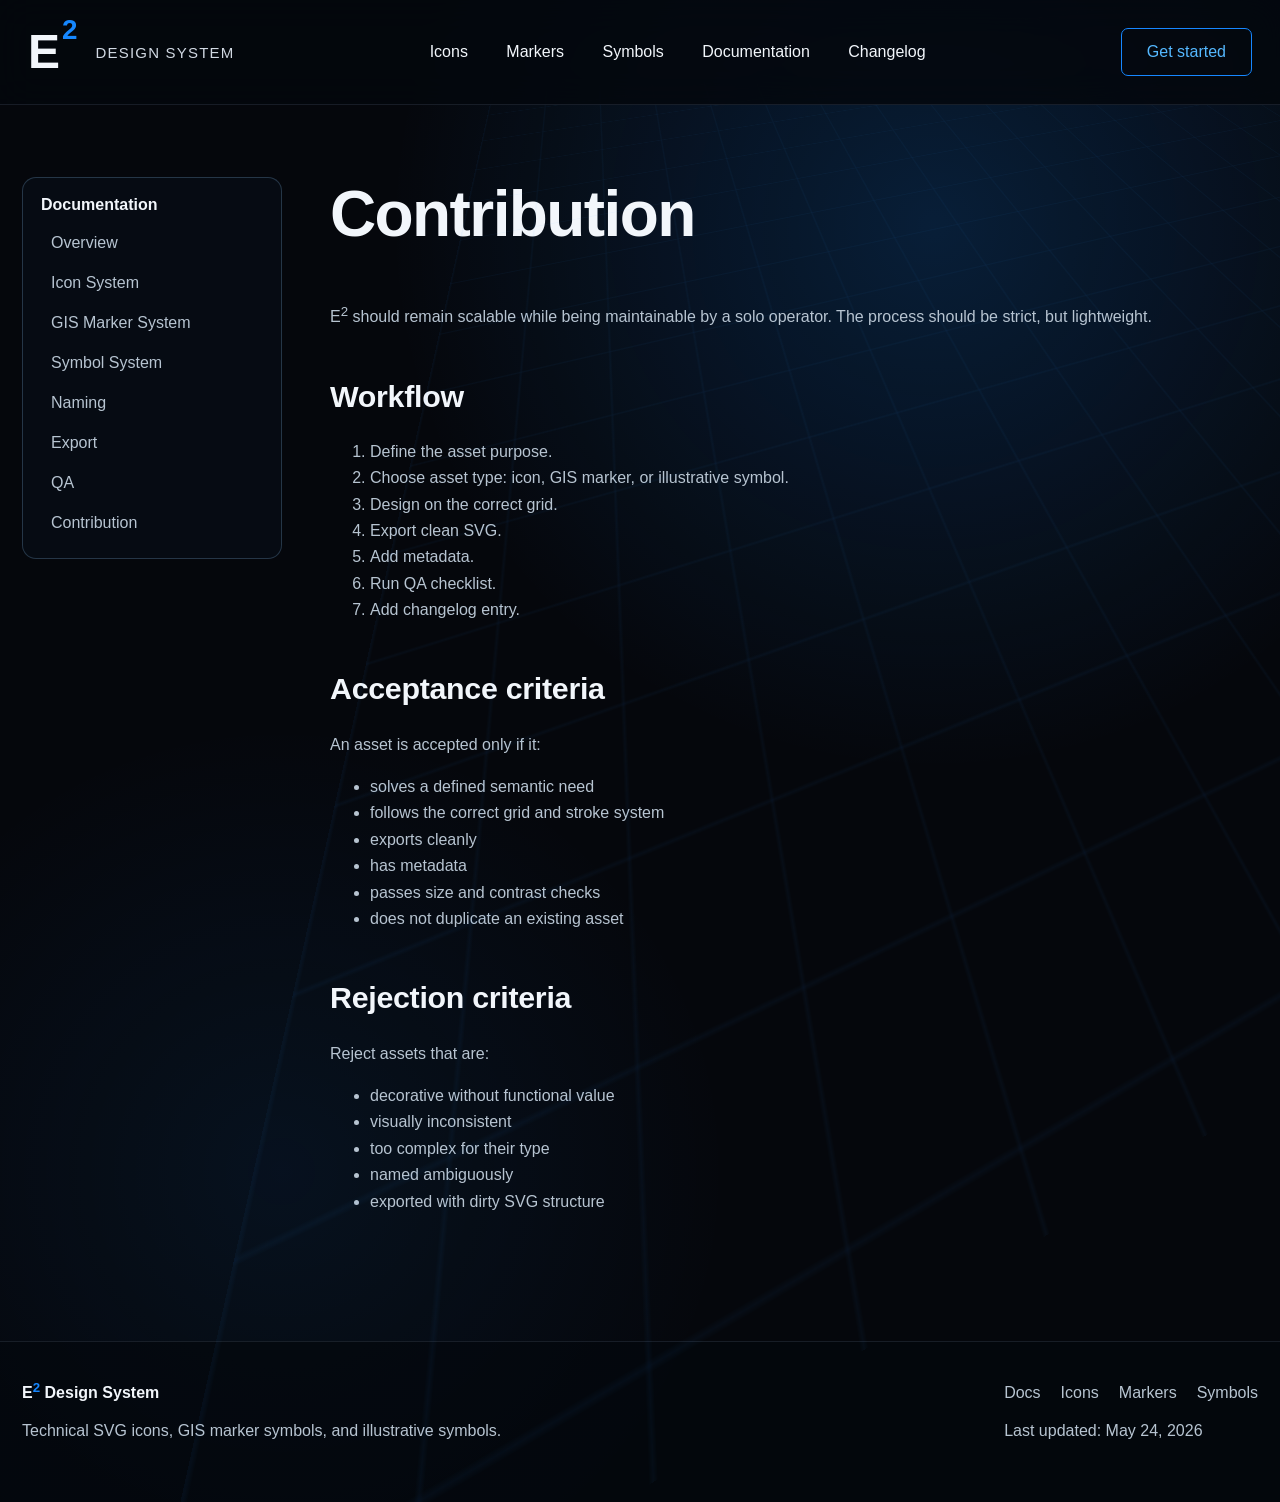
<file: docs/contribution/index.html>
<!DOCTYPE html><html lang="en"> <head><meta charset="utf-8"><meta name="viewport" content="width=device-width, initial-scale=1"><meta name="description" content="Documentation for E<sup>2</sup> Design System."><meta name="theme-color" content="#05070c"><title>Documentation — E&lt;sup&gt;2&lt;/sup&gt; Design System</title><link rel="icon" href="/favicon.svg"><link rel="stylesheet" href="/_astro/BaseLayout.B5WGwgFg.css"></head> <body> <div class="site-shell"> <header class="site-header"> <div class="nav"> <a class="brand" href="/" aria-label="E2 Design System home"> <span class="brand-mark"> <span class="brand-e">E</span> <span class="brand-2">2</span> </span> <span class="brand-name">Design System</span> </a> <nav class="nav-links" aria-label="Primary navigation"> <a href="/icons">Icons</a><a href="/markers">Markers</a><a href="/symbols">Symbols</a><a href="/docs">Documentation</a><a href="/changelog">Changelog</a> </nav> <a class="nav-cta" href="/docs">Get started</a> </div> </header>  <main class="container docs-shell"> <aside class="docs-sidebar" aria-label="Documentation navigation"> <p class="sidebar-title">Documentation</p> <nav> <a href="/docs">Overview</a><a href="/docs/icon-system">Icon System</a><a href="/docs/gis-marker-system">GIS Marker System</a><a href="/docs/symbol-system">Symbol System</a><a href="/docs/naming">Naming</a><a href="/docs/export">Export</a><a href="/docs/qa">QA</a><a href="/docs/contribution">Contribution</a> </nav> </aside> <article class="docs-content"> <h1 id="contribution">Contribution</h1>
<p>E<sup>2</sup> should remain scalable while being maintainable by a solo operator. The process should be strict, but lightweight.</p>
<h2 id="workflow">Workflow</h2>
<ol>
<li>Define the asset purpose.</li>
<li>Choose asset type: icon, GIS marker, or illustrative symbol.</li>
<li>Design on the correct grid.</li>
<li>Export clean SVG.</li>
<li>Add metadata.</li>
<li>Run QA checklist.</li>
<li>Add changelog entry.</li>
</ol>
<h2 id="acceptance-criteria">Acceptance criteria</h2>
<p>An asset is accepted only if it:</p>
<ul>
<li>solves a defined semantic need</li>
<li>follows the correct grid and stroke system</li>
<li>exports cleanly</li>
<li>has metadata</li>
<li>passes size and contrast checks</li>
<li>does not duplicate an existing asset</li>
</ul>
<h2 id="rejection-criteria">Rejection criteria</h2>
<p>Reject assets that are:</p>
<ul>
<li>decorative without functional value</li>
<li>visually inconsistent</li>
<li>too complex for their type</li>
<li>named ambiguously</li>
<li>exported with dirty SVG structure</li>
</ul> </article> </main>  <footer class="footer"> <div class="container footer-grid"> <div> <strong>E<sup class="brand-e2-sup">2</sup> Design System</strong> <p>Technical SVG icons, GIS marker symbols, and illustrative symbols.</p> </div> <div class="footer-meta"> <nav aria-label="Footer navigation"> <a href="/docs">Docs</a> <a href="/icons">Icons</a> <a href="/markers">Markers</a> <a href="/symbols">Symbols</a> </nav> <p class="footer-updated">
Last updated: May 24, 2026 </p> </div> </div> </footer> </div> </body></html>
</file>
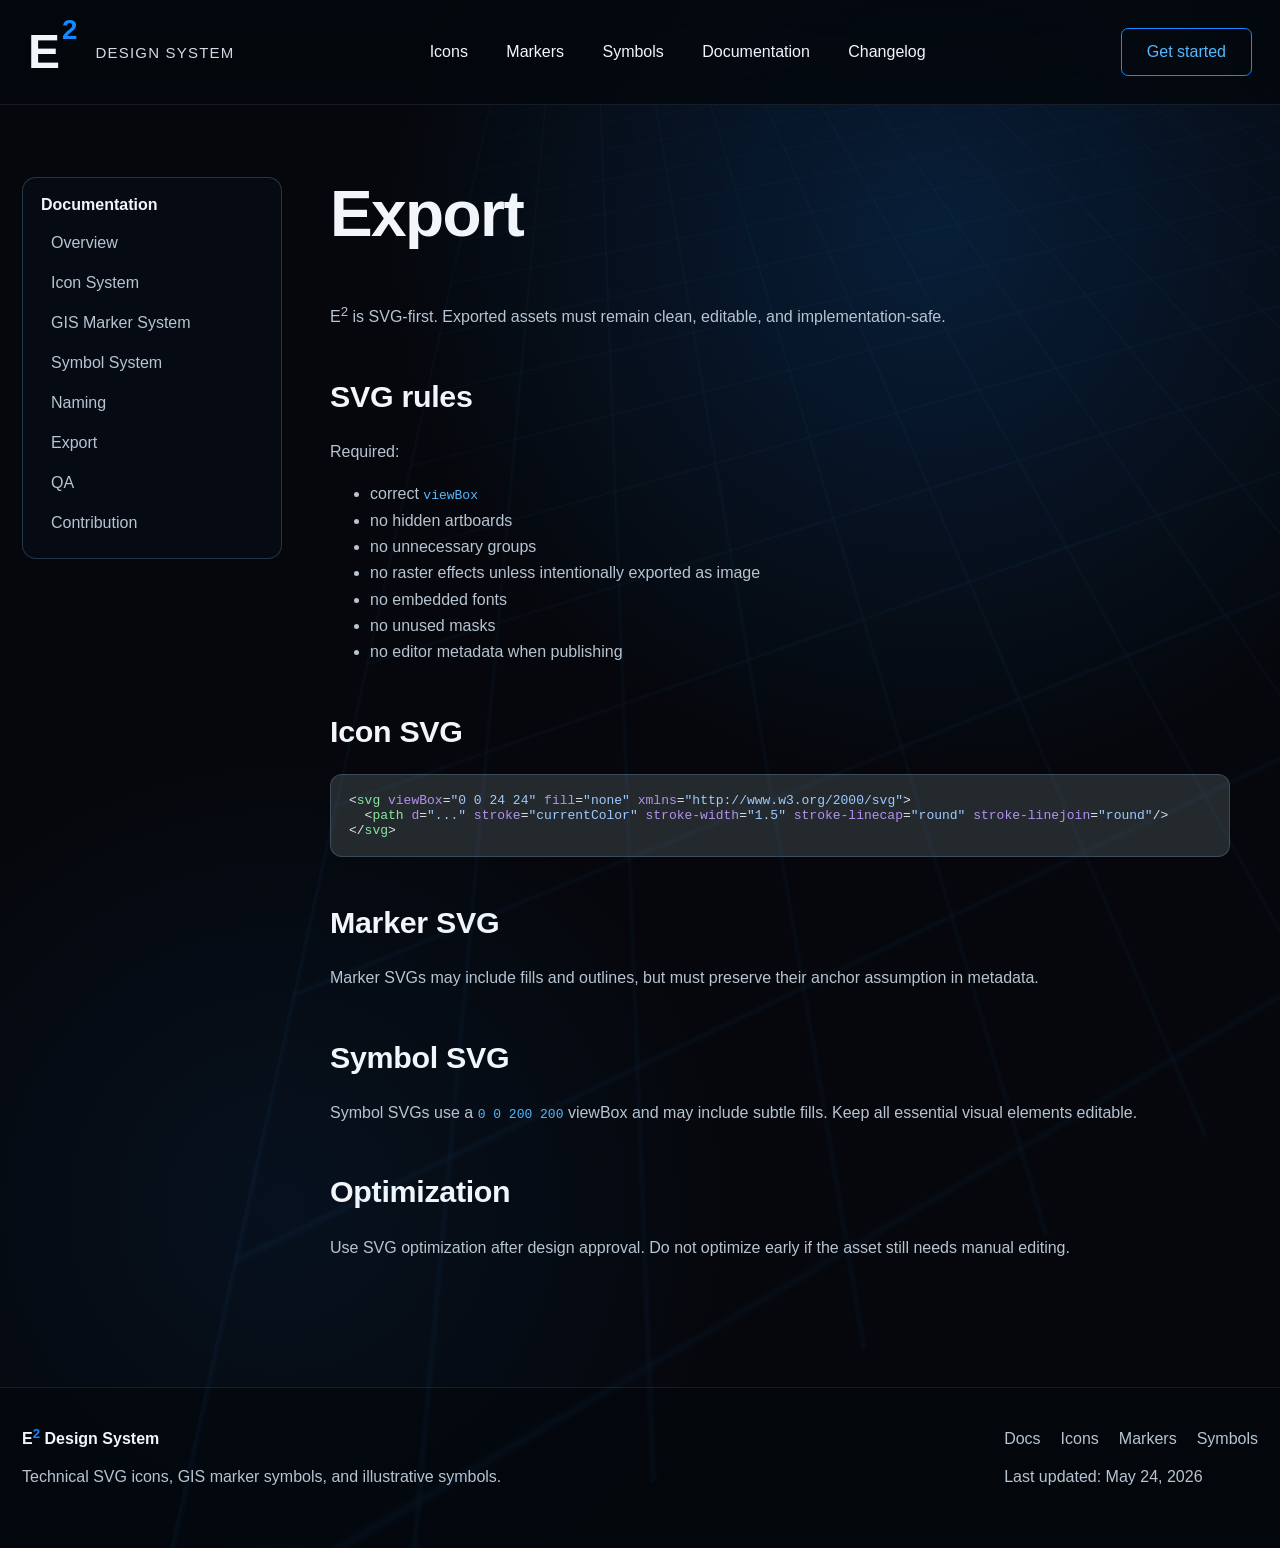
<file: docs/export/index.html>
<!DOCTYPE html><html lang="en"> <head><meta charset="utf-8"><meta name="viewport" content="width=device-width, initial-scale=1"><meta name="description" content="Documentation for E<sup>2</sup> Design System."><meta name="theme-color" content="#05070c"><title>Documentation — E&lt;sup&gt;2&lt;/sup&gt; Design System</title><link rel="icon" href="/favicon.svg"><link rel="stylesheet" href="/_astro/BaseLayout.B5WGwgFg.css"></head> <body> <div class="site-shell"> <header class="site-header"> <div class="nav"> <a class="brand" href="/" aria-label="E2 Design System home"> <span class="brand-mark"> <span class="brand-e">E</span> <span class="brand-2">2</span> </span> <span class="brand-name">Design System</span> </a> <nav class="nav-links" aria-label="Primary navigation"> <a href="/icons">Icons</a><a href="/markers">Markers</a><a href="/symbols">Symbols</a><a href="/docs">Documentation</a><a href="/changelog">Changelog</a> </nav> <a class="nav-cta" href="/docs">Get started</a> </div> </header>  <main class="container docs-shell"> <aside class="docs-sidebar" aria-label="Documentation navigation"> <p class="sidebar-title">Documentation</p> <nav> <a href="/docs">Overview</a><a href="/docs/icon-system">Icon System</a><a href="/docs/gis-marker-system">GIS Marker System</a><a href="/docs/symbol-system">Symbol System</a><a href="/docs/naming">Naming</a><a href="/docs/export">Export</a><a href="/docs/qa">QA</a><a href="/docs/contribution">Contribution</a> </nav> </aside> <article class="docs-content"> <h1 id="export">Export</h1>
<p>E<sup>2</sup> is SVG-first. Exported assets must remain clean, editable, and implementation-safe.</p>
<h2 id="svg-rules">SVG rules</h2>
<p>Required:</p>
<ul>
<li>correct <code>viewBox</code></li>
<li>no hidden artboards</li>
<li>no unnecessary groups</li>
<li>no raster effects unless intentionally exported as image</li>
<li>no embedded fonts</li>
<li>no unused masks</li>
<li>no editor metadata when publishing</li>
</ul>
<h2 id="icon-svg">Icon SVG</h2>
<pre class="astro-code github-dark" style="background-color:#24292e;color:#e1e4e8;overflow-x:auto" tabindex="0" data-language="xml"><code><span class="line"><span style="color:#E1E4E8">&lt;</span><span style="color:#85E89D">svg</span><span style="color:#B392F0"> viewBox</span><span style="color:#E1E4E8">=</span><span style="color:#9ECBFF">&quot;0 0 24 24&quot;</span><span style="color:#B392F0"> fill</span><span style="color:#E1E4E8">=</span><span style="color:#9ECBFF">&quot;none&quot;</span><span style="color:#B392F0"> xmlns</span><span style="color:#E1E4E8">=</span><span style="color:#9ECBFF">&quot;http://www.w3.org/2000/svg&quot;</span><span style="color:#E1E4E8">&gt;</span></span>
<span class="line"><span style="color:#E1E4E8">  &lt;</span><span style="color:#85E89D">path</span><span style="color:#B392F0"> d</span><span style="color:#E1E4E8">=</span><span style="color:#9ECBFF">&quot;...&quot;</span><span style="color:#B392F0"> stroke</span><span style="color:#E1E4E8">=</span><span style="color:#9ECBFF">&quot;currentColor&quot;</span><span style="color:#B392F0"> stroke-width</span><span style="color:#E1E4E8">=</span><span style="color:#9ECBFF">&quot;1.5&quot;</span><span style="color:#B392F0"> stroke-linecap</span><span style="color:#E1E4E8">=</span><span style="color:#9ECBFF">&quot;round&quot;</span><span style="color:#B392F0"> stroke-linejoin</span><span style="color:#E1E4E8">=</span><span style="color:#9ECBFF">&quot;round&quot;</span><span style="color:#E1E4E8">/&gt;</span></span>
<span class="line"><span style="color:#E1E4E8">&lt;/</span><span style="color:#85E89D">svg</span><span style="color:#E1E4E8">&gt;</span></span></code></pre>
<h2 id="marker-svg">Marker SVG</h2>
<p>Marker SVGs may include fills and outlines, but must preserve their anchor assumption in metadata.</p>
<h2 id="symbol-svg">Symbol SVG</h2>
<p>Symbol SVGs use a <code>0 0 200 200</code> viewBox and may include subtle fills. Keep all essential visual elements editable.</p>
<h2 id="optimization">Optimization</h2>
<p>Use SVG optimization after design approval. Do not optimize early if the asset still needs manual editing.</p> </article> </main>  <footer class="footer"> <div class="container footer-grid"> <div> <strong>E<sup class="brand-e2-sup">2</sup> Design System</strong> <p>Technical SVG icons, GIS marker symbols, and illustrative symbols.</p> </div> <div class="footer-meta"> <nav aria-label="Footer navigation"> <a href="/docs">Docs</a> <a href="/icons">Icons</a> <a href="/markers">Markers</a> <a href="/symbols">Symbols</a> </nav> <p class="footer-updated">
Last updated: May 24, 2026 </p> </div> </div> </footer> </div> </body></html>
</file>
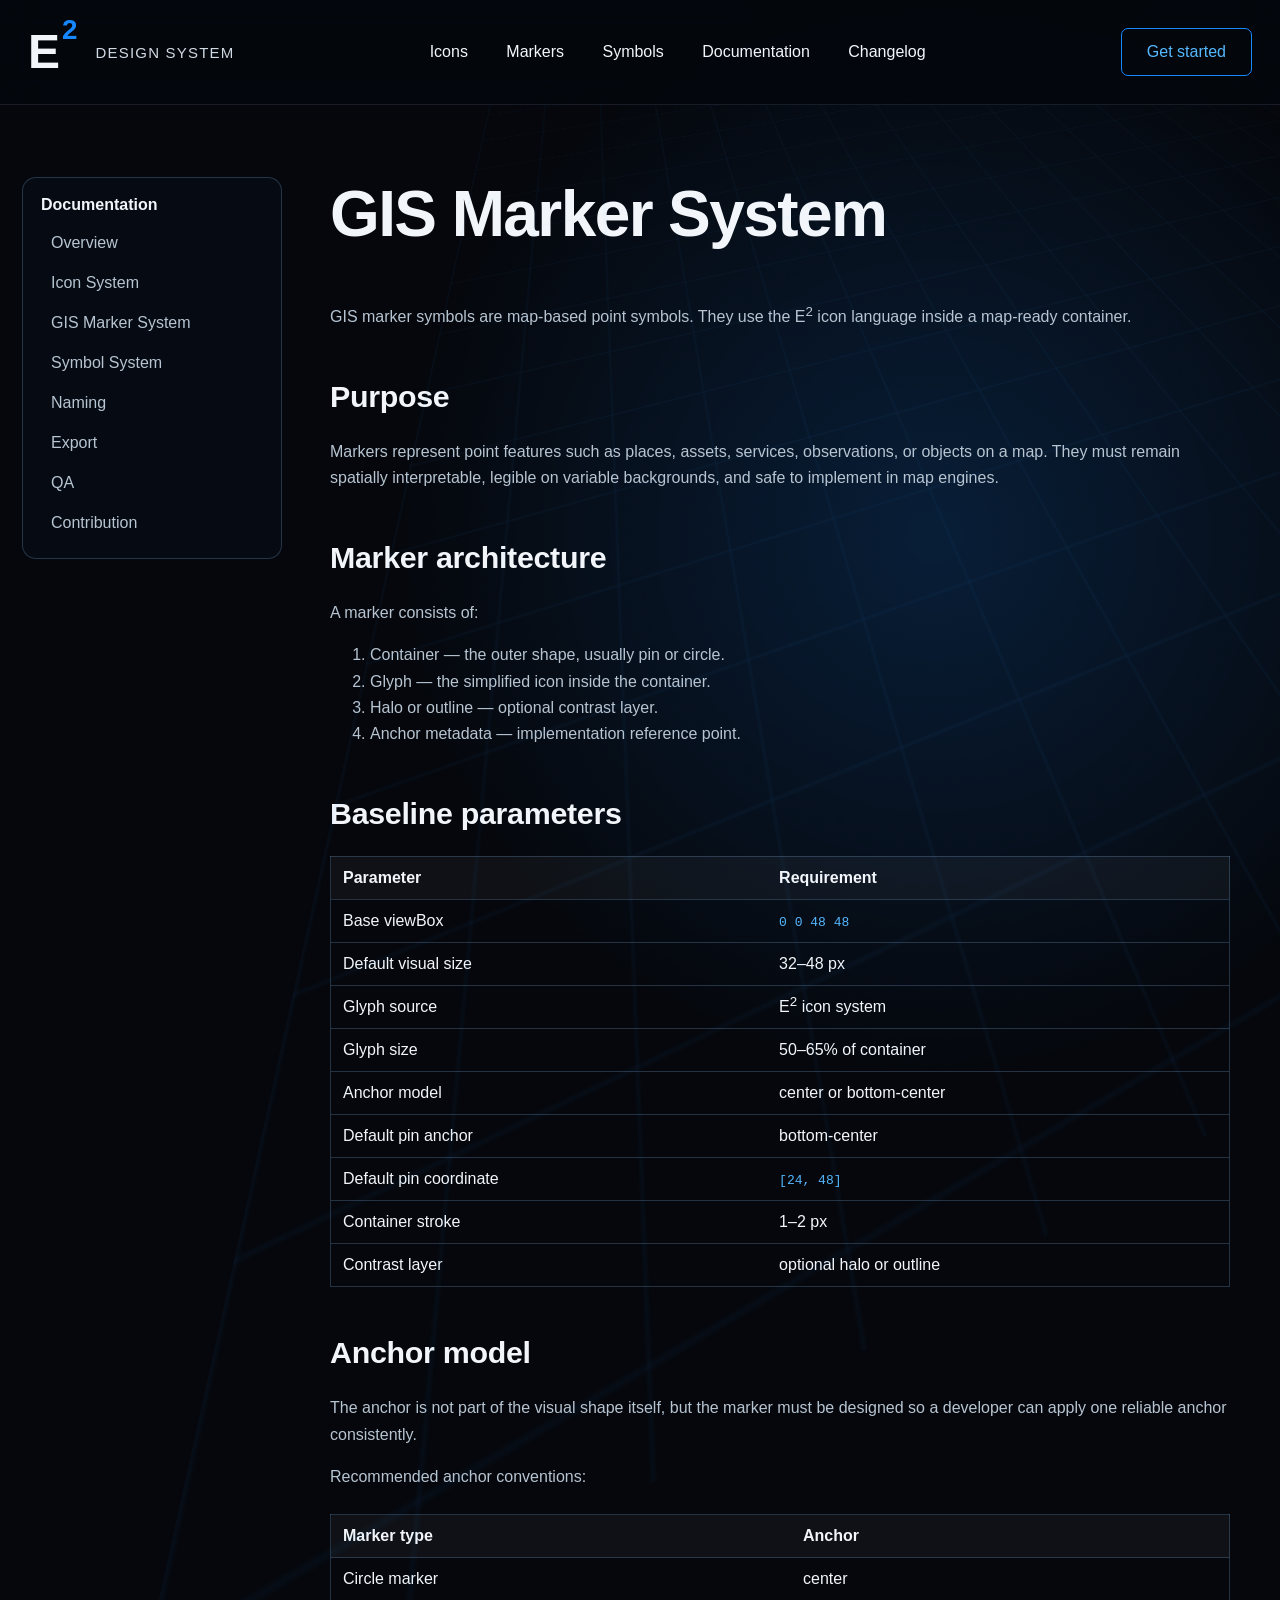
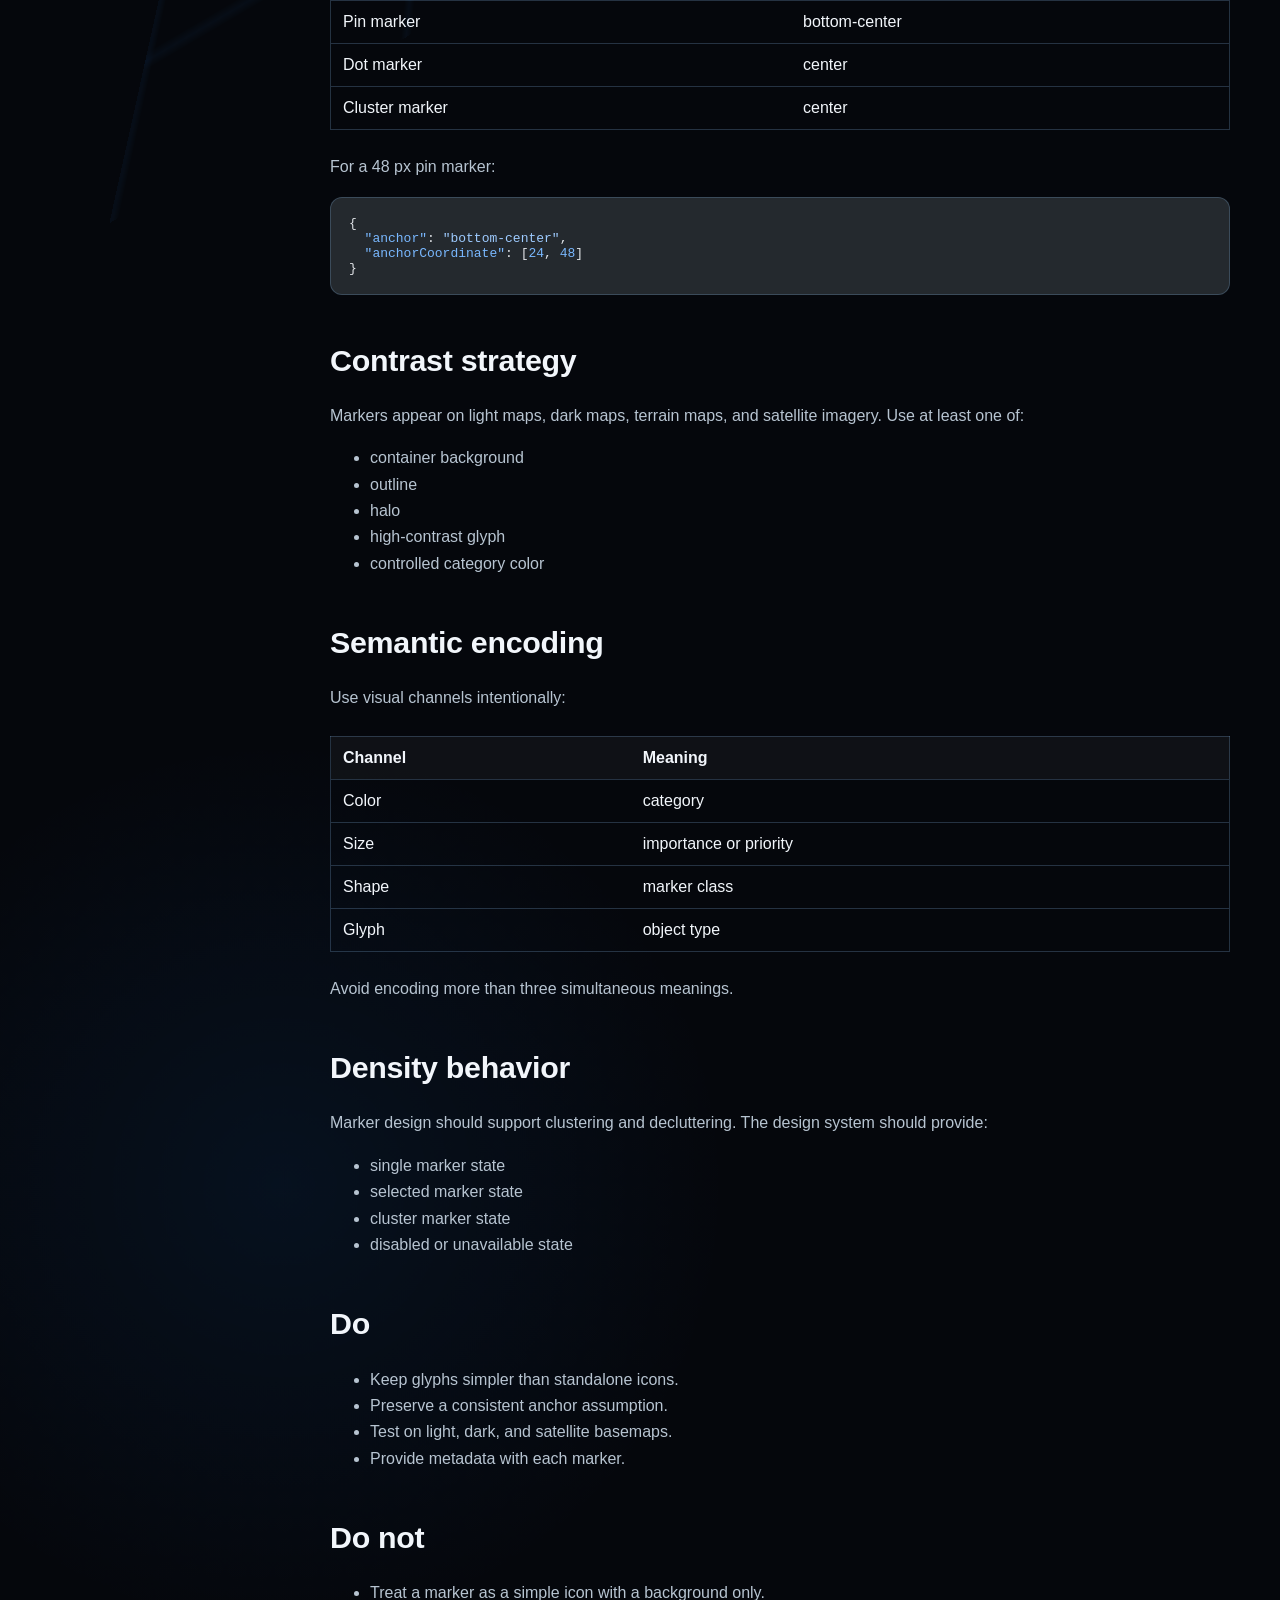
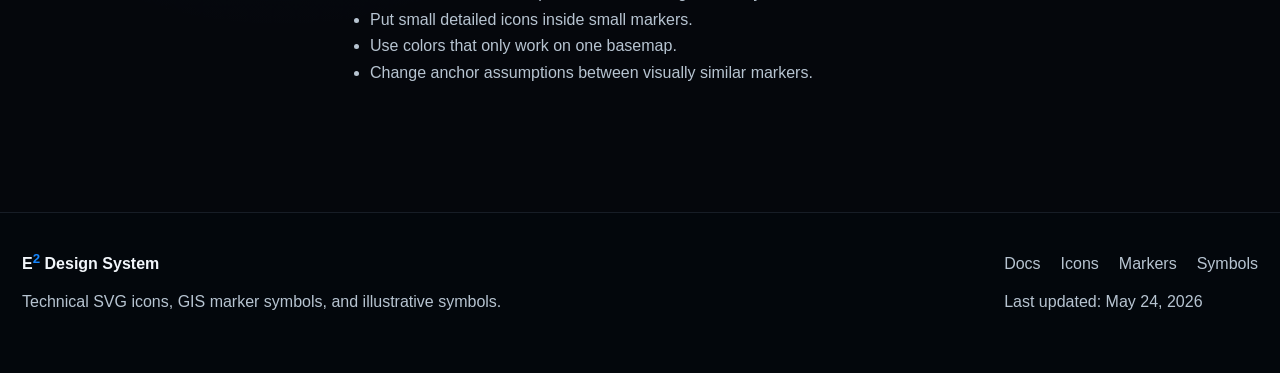
<file: docs/gis-marker-system/index.html>
<!DOCTYPE html><html lang="en"> <head><meta charset="utf-8"><meta name="viewport" content="width=device-width, initial-scale=1"><meta name="description" content="Documentation for E<sup>2</sup> Design System."><meta name="theme-color" content="#05070c"><title>Documentation — E&lt;sup&gt;2&lt;/sup&gt; Design System</title><link rel="icon" href="/favicon.svg"><link rel="stylesheet" href="/_astro/BaseLayout.B5WGwgFg.css"></head> <body> <div class="site-shell"> <header class="site-header"> <div class="nav"> <a class="brand" href="/" aria-label="E2 Design System home"> <span class="brand-mark"> <span class="brand-e">E</span> <span class="brand-2">2</span> </span> <span class="brand-name">Design System</span> </a> <nav class="nav-links" aria-label="Primary navigation"> <a href="/icons">Icons</a><a href="/markers">Markers</a><a href="/symbols">Symbols</a><a href="/docs">Documentation</a><a href="/changelog">Changelog</a> </nav> <a class="nav-cta" href="/docs">Get started</a> </div> </header>  <main class="container docs-shell"> <aside class="docs-sidebar" aria-label="Documentation navigation"> <p class="sidebar-title">Documentation</p> <nav> <a href="/docs">Overview</a><a href="/docs/icon-system">Icon System</a><a href="/docs/gis-marker-system">GIS Marker System</a><a href="/docs/symbol-system">Symbol System</a><a href="/docs/naming">Naming</a><a href="/docs/export">Export</a><a href="/docs/qa">QA</a><a href="/docs/contribution">Contribution</a> </nav> </aside> <article class="docs-content"> <h1 id="gis-marker-system">GIS Marker System</h1>
<p>GIS marker symbols are map-based point symbols. They use the E<sup>2</sup> icon language inside a map-ready container.</p>
<h2 id="purpose">Purpose</h2>
<p>Markers represent point features such as places, assets, services, observations, or objects on a map. They must remain spatially interpretable, legible on variable backgrounds, and safe to implement in map engines.</p>
<h2 id="marker-architecture">Marker architecture</h2>
<p>A marker consists of:</p>
<ol>
<li>Container — the outer shape, usually pin or circle.</li>
<li>Glyph — the simplified icon inside the container.</li>
<li>Halo or outline — optional contrast layer.</li>
<li>Anchor metadata — implementation reference point.</li>
</ol>
<h2 id="baseline-parameters">Baseline parameters</h2>













































<table><thead><tr><th>Parameter</th><th>Requirement</th></tr></thead><tbody><tr><td>Base viewBox</td><td><code>0 0 48 48</code></td></tr><tr><td>Default visual size</td><td>32–48 px</td></tr><tr><td>Glyph source</td><td>E<sup>2</sup> icon system</td></tr><tr><td>Glyph size</td><td>50–65% of container</td></tr><tr><td>Anchor model</td><td>center or bottom-center</td></tr><tr><td>Default pin anchor</td><td>bottom-center</td></tr><tr><td>Default pin coordinate</td><td><code>[24, 48]</code></td></tr><tr><td>Container stroke</td><td>1–2 px</td></tr><tr><td>Contrast layer</td><td>optional halo or outline</td></tr></tbody></table>
<h2 id="anchor-model">Anchor model</h2>
<p>The anchor is not part of the visual shape itself, but the marker must be designed so a developer can apply one reliable anchor consistently.</p>
<p>Recommended anchor conventions:</p>

























<table><thead><tr><th>Marker type</th><th>Anchor</th></tr></thead><tbody><tr><td>Circle marker</td><td>center</td></tr><tr><td>Pin marker</td><td>bottom-center</td></tr><tr><td>Dot marker</td><td>center</td></tr><tr><td>Cluster marker</td><td>center</td></tr></tbody></table>
<p>For a 48 px pin marker:</p>
<pre class="astro-code github-dark" style="background-color:#24292e;color:#e1e4e8;overflow-x:auto" tabindex="0" data-language="json"><code><span class="line"><span style="color:#E1E4E8">{</span></span>
<span class="line"><span style="color:#79B8FF">  &quot;anchor&quot;</span><span style="color:#E1E4E8">: </span><span style="color:#9ECBFF">&quot;bottom-center&quot;</span><span style="color:#E1E4E8">,</span></span>
<span class="line"><span style="color:#79B8FF">  &quot;anchorCoordinate&quot;</span><span style="color:#E1E4E8">: [</span><span style="color:#79B8FF">24</span><span style="color:#E1E4E8">, </span><span style="color:#79B8FF">48</span><span style="color:#E1E4E8">]</span></span>
<span class="line"><span style="color:#E1E4E8">}</span></span></code></pre>
<h2 id="contrast-strategy">Contrast strategy</h2>
<p>Markers appear on light maps, dark maps, terrain maps, and satellite imagery. Use at least one of:</p>
<ul>
<li>container background</li>
<li>outline</li>
<li>halo</li>
<li>high-contrast glyph</li>
<li>controlled category color</li>
</ul>
<h2 id="semantic-encoding">Semantic encoding</h2>
<p>Use visual channels intentionally:</p>

























<table><thead><tr><th>Channel</th><th>Meaning</th></tr></thead><tbody><tr><td>Color</td><td>category</td></tr><tr><td>Size</td><td>importance or priority</td></tr><tr><td>Shape</td><td>marker class</td></tr><tr><td>Glyph</td><td>object type</td></tr></tbody></table>
<p>Avoid encoding more than three simultaneous meanings.</p>
<h2 id="density-behavior">Density behavior</h2>
<p>Marker design should support clustering and decluttering. The design system should provide:</p>
<ul>
<li>single marker state</li>
<li>selected marker state</li>
<li>cluster marker state</li>
<li>disabled or unavailable state</li>
</ul>
<h2 id="do">Do</h2>
<ul>
<li>Keep glyphs simpler than standalone icons.</li>
<li>Preserve a consistent anchor assumption.</li>
<li>Test on light, dark, and satellite basemaps.</li>
<li>Provide metadata with each marker.</li>
</ul>
<h2 id="do-not">Do not</h2>
<ul>
<li>Treat a marker as a simple icon with a background only.</li>
<li>Put small detailed icons inside small markers.</li>
<li>Use colors that only work on one basemap.</li>
<li>Change anchor assumptions between visually similar markers.</li>
</ul> </article> </main>  <footer class="footer"> <div class="container footer-grid"> <div> <strong>E<sup class="brand-e2-sup">2</sup> Design System</strong> <p>Technical SVG icons, GIS marker symbols, and illustrative symbols.</p> </div> <div class="footer-meta"> <nav aria-label="Footer navigation"> <a href="/docs">Docs</a> <a href="/icons">Icons</a> <a href="/markers">Markers</a> <a href="/symbols">Symbols</a> </nav> <p class="footer-updated">
Last updated: May 24, 2026 </p> </div> </div> </footer> </div> </body></html>
</file>
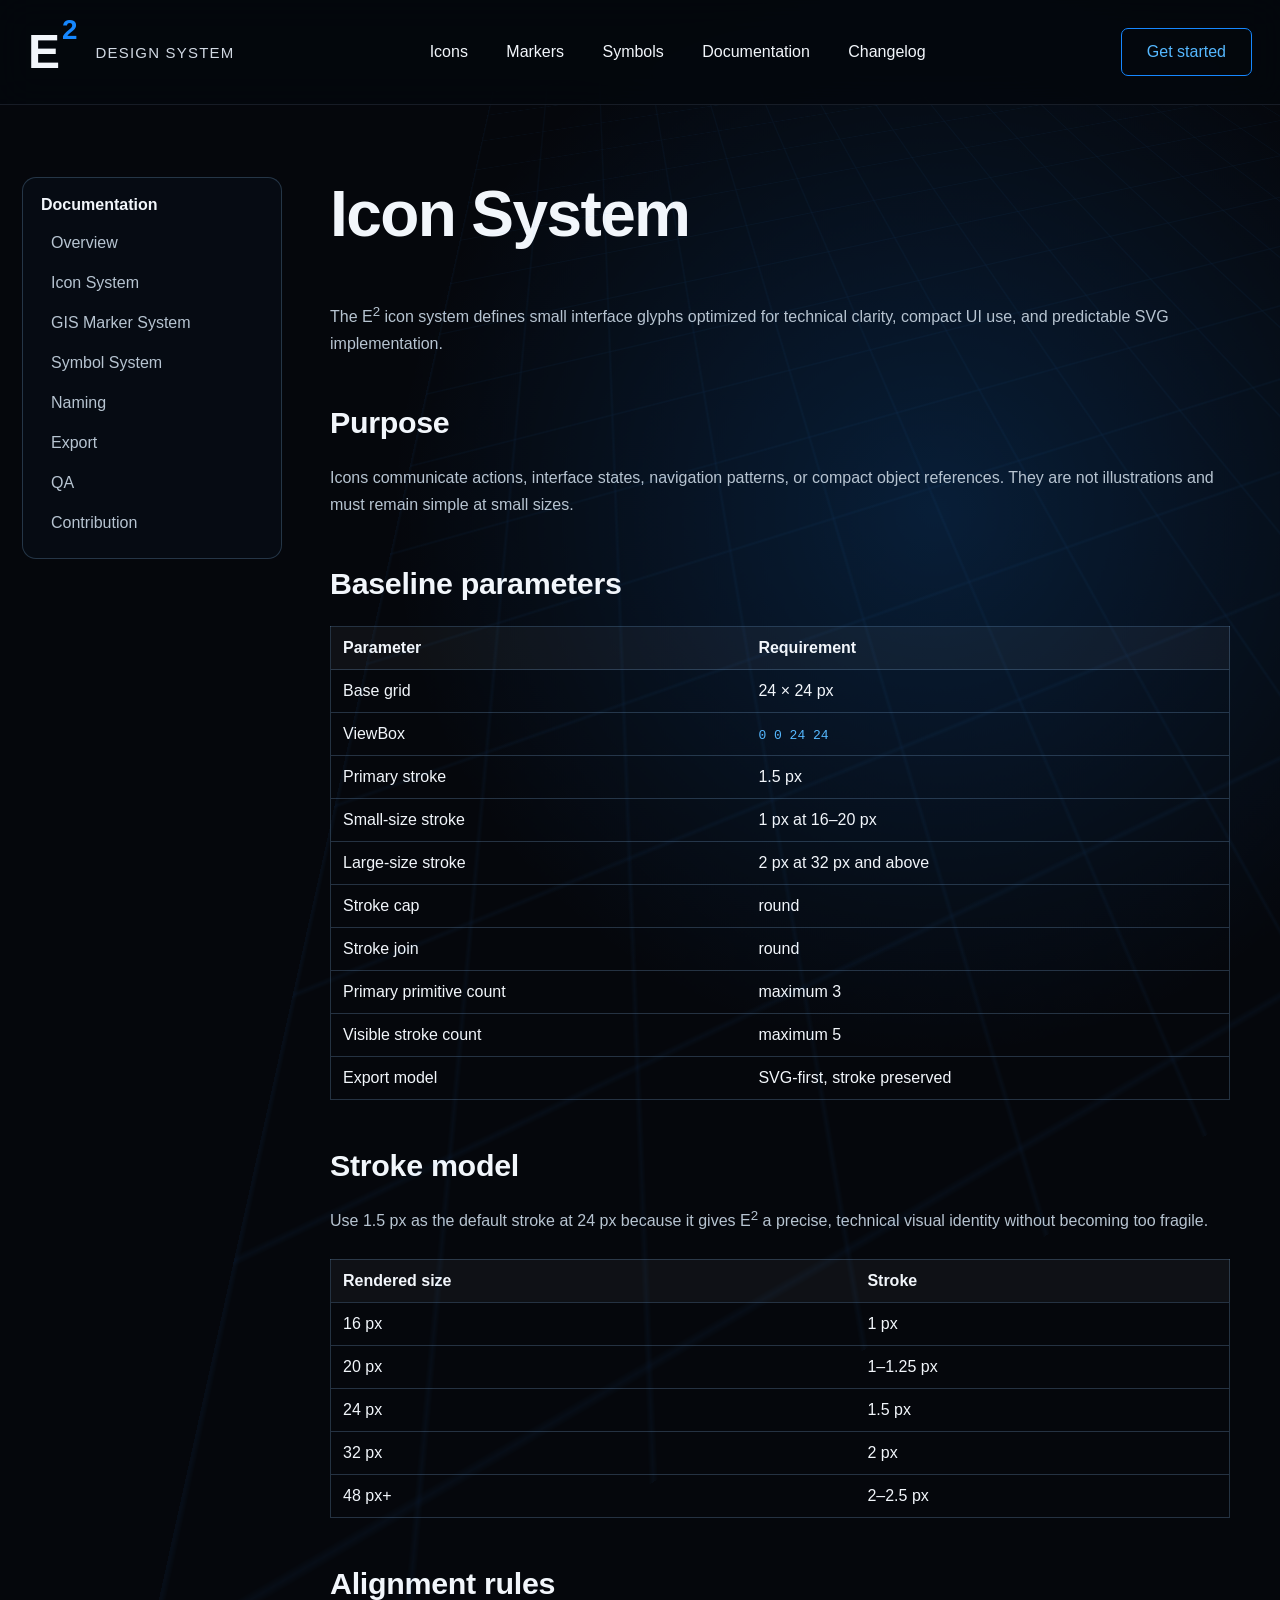
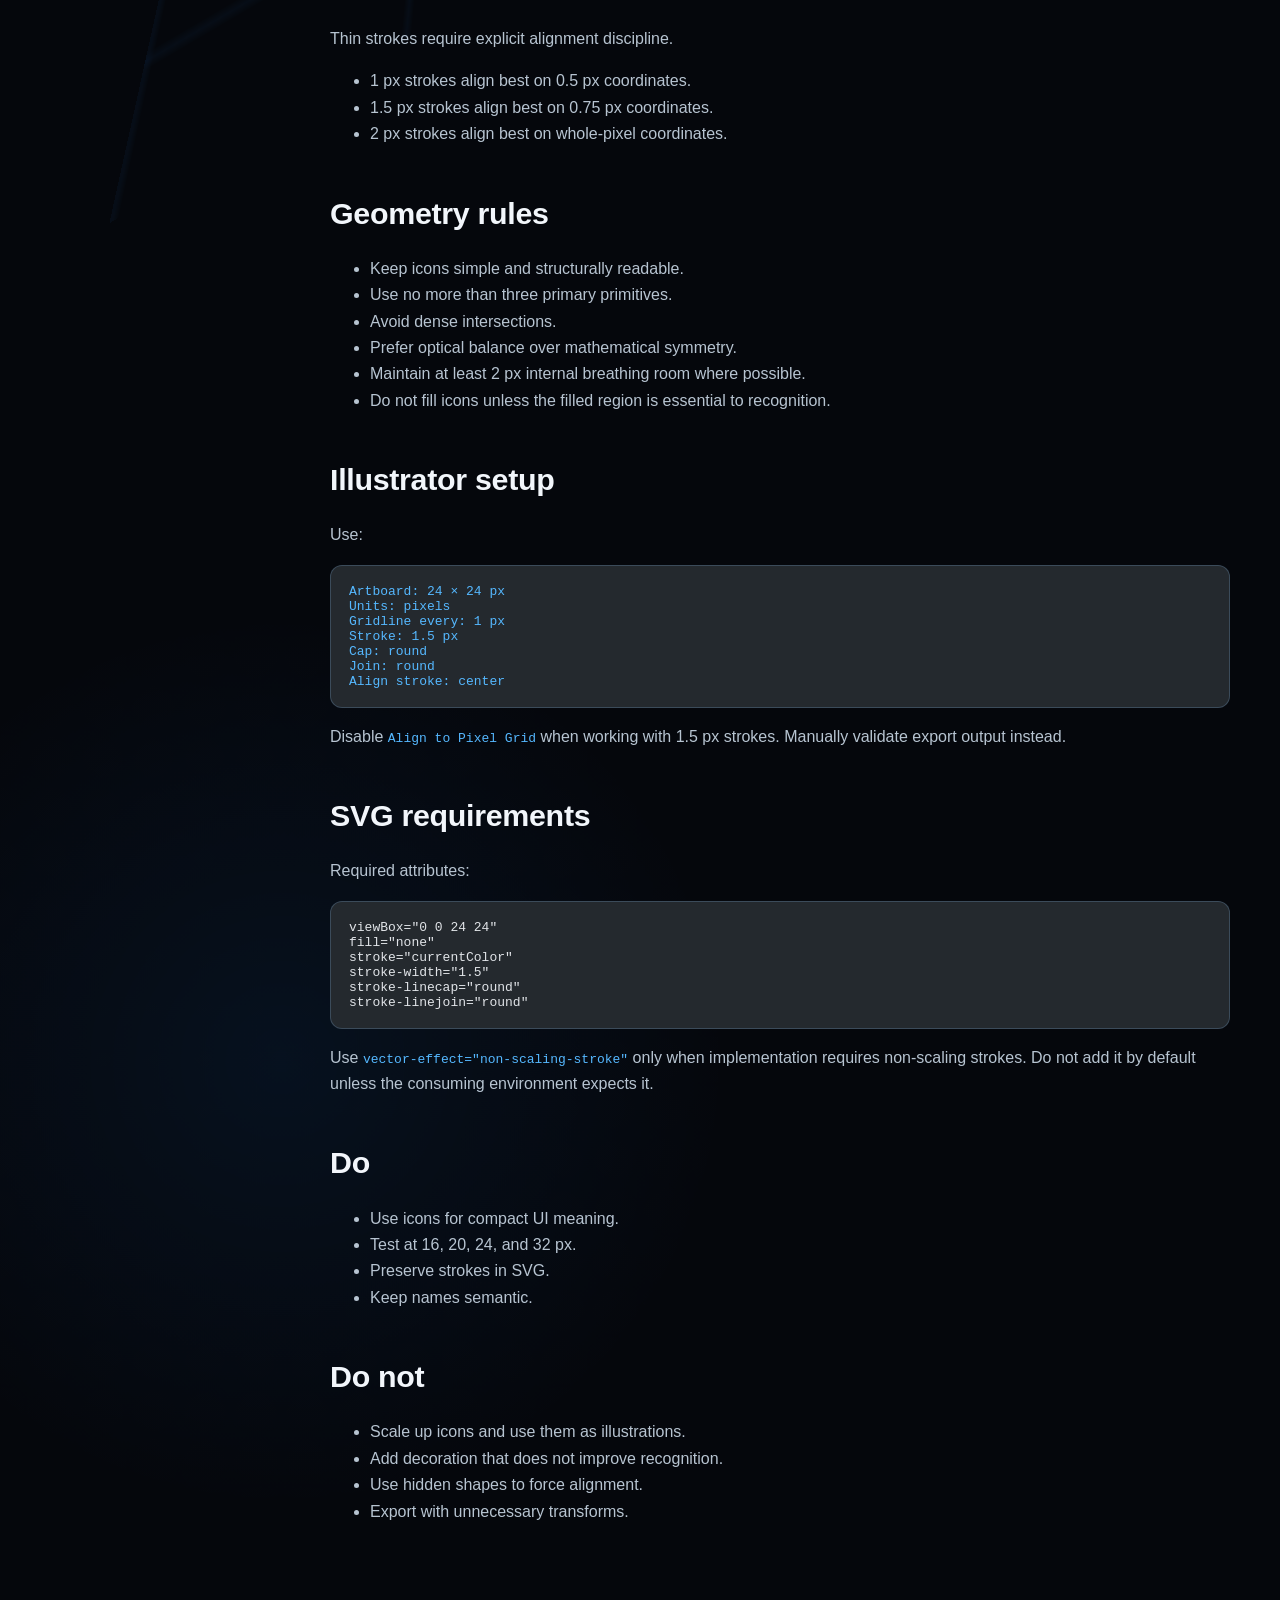
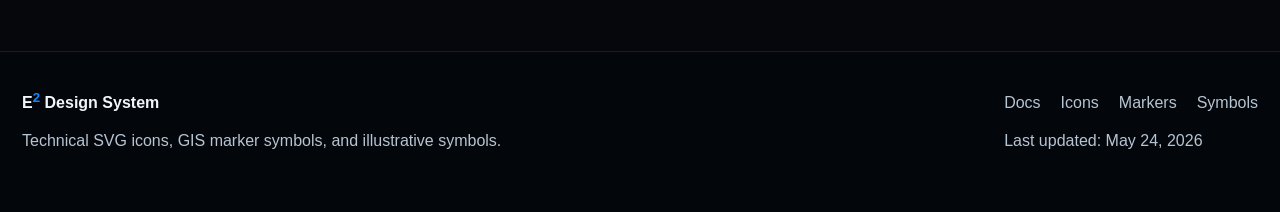
<file: docs/icon-system/index.html>
<!DOCTYPE html><html lang="en"> <head><meta charset="utf-8"><meta name="viewport" content="width=device-width, initial-scale=1"><meta name="description" content="Documentation for E<sup>2</sup> Design System."><meta name="theme-color" content="#05070c"><title>Documentation — E&lt;sup&gt;2&lt;/sup&gt; Design System</title><link rel="icon" href="/favicon.svg"><link rel="stylesheet" href="/_astro/BaseLayout.B5WGwgFg.css"></head> <body> <div class="site-shell"> <header class="site-header"> <div class="nav"> <a class="brand" href="/" aria-label="E2 Design System home"> <span class="brand-mark"> <span class="brand-e">E</span> <span class="brand-2">2</span> </span> <span class="brand-name">Design System</span> </a> <nav class="nav-links" aria-label="Primary navigation"> <a href="/icons">Icons</a><a href="/markers">Markers</a><a href="/symbols">Symbols</a><a href="/docs">Documentation</a><a href="/changelog">Changelog</a> </nav> <a class="nav-cta" href="/docs">Get started</a> </div> </header>  <main class="container docs-shell"> <aside class="docs-sidebar" aria-label="Documentation navigation"> <p class="sidebar-title">Documentation</p> <nav> <a href="/docs">Overview</a><a href="/docs/icon-system">Icon System</a><a href="/docs/gis-marker-system">GIS Marker System</a><a href="/docs/symbol-system">Symbol System</a><a href="/docs/naming">Naming</a><a href="/docs/export">Export</a><a href="/docs/qa">QA</a><a href="/docs/contribution">Contribution</a> </nav> </aside> <article class="docs-content"> <h1 id="icon-system">Icon System</h1>
<p>The E<sup>2</sup> icon system defines small interface glyphs optimized for technical clarity, compact UI use, and predictable SVG implementation.</p>
<h2 id="purpose">Purpose</h2>
<p>Icons communicate actions, interface states, navigation patterns, or compact object references. They are not illustrations and must remain simple at small sizes.</p>
<h2 id="baseline-parameters">Baseline parameters</h2>

















































<table><thead><tr><th>Parameter</th><th>Requirement</th></tr></thead><tbody><tr><td>Base grid</td><td>24 × 24 px</td></tr><tr><td>ViewBox</td><td><code>0 0 24 24</code></td></tr><tr><td>Primary stroke</td><td>1.5 px</td></tr><tr><td>Small-size stroke</td><td>1 px at 16–20 px</td></tr><tr><td>Large-size stroke</td><td>2 px at 32 px and above</td></tr><tr><td>Stroke cap</td><td>round</td></tr><tr><td>Stroke join</td><td>round</td></tr><tr><td>Primary primitive count</td><td>maximum 3</td></tr><tr><td>Visible stroke count</td><td>maximum 5</td></tr><tr><td>Export model</td><td>SVG-first, stroke preserved</td></tr></tbody></table>
<h2 id="stroke-model">Stroke model</h2>
<p>Use 1.5 px as the default stroke at 24 px because it gives E<sup>2</sup> a precise, technical visual identity without becoming too fragile.</p>





























<table><thead><tr><th>Rendered size</th><th>Stroke</th></tr></thead><tbody><tr><td>16 px</td><td>1 px</td></tr><tr><td>20 px</td><td>1–1.25 px</td></tr><tr><td>24 px</td><td>1.5 px</td></tr><tr><td>32 px</td><td>2 px</td></tr><tr><td>48 px+</td><td>2–2.5 px</td></tr></tbody></table>
<h2 id="alignment-rules">Alignment rules</h2>
<p>Thin strokes require explicit alignment discipline.</p>
<ul>
<li>1 px strokes align best on 0.5 px coordinates.</li>
<li>1.5 px strokes align best on 0.75 px coordinates.</li>
<li>2 px strokes align best on whole-pixel coordinates.</li>
</ul>
<h2 id="geometry-rules">Geometry rules</h2>
<ul>
<li>Keep icons simple and structurally readable.</li>
<li>Use no more than three primary primitives.</li>
<li>Avoid dense intersections.</li>
<li>Prefer optical balance over mathematical symmetry.</li>
<li>Maintain at least 2 px internal breathing room where possible.</li>
<li>Do not fill icons unless the filled region is essential to recognition.</li>
</ul>
<h2 id="illustrator-setup">Illustrator setup</h2>
<p>Use:</p>
<pre class="astro-code github-dark" style="background-color:#24292e;color:#e1e4e8;overflow-x:auto" tabindex="0" data-language="txt"><code><span class="line"><span>Artboard: 24 × 24 px</span></span>
<span class="line"><span>Units: pixels</span></span>
<span class="line"><span>Gridline every: 1 px</span></span>
<span class="line"><span>Stroke: 1.5 px</span></span>
<span class="line"><span>Cap: round</span></span>
<span class="line"><span>Join: round</span></span>
<span class="line"><span>Align stroke: center</span></span></code></pre>
<p>Disable <code>Align to Pixel Grid</code> when working with 1.5 px strokes. Manually validate export output instead.</p>
<h2 id="svg-requirements">SVG requirements</h2>
<p>Required attributes:</p>
<pre class="astro-code github-dark" style="background-color:#24292e;color:#e1e4e8;overflow-x:auto" tabindex="0" data-language="xml"><code><span class="line"><span style="color:#E1E4E8">viewBox=&quot;0 0 24 24&quot;</span></span>
<span class="line"><span style="color:#E1E4E8">fill=&quot;none&quot;</span></span>
<span class="line"><span style="color:#E1E4E8">stroke=&quot;currentColor&quot;</span></span>
<span class="line"><span style="color:#E1E4E8">stroke-width=&quot;1.5&quot;</span></span>
<span class="line"><span style="color:#E1E4E8">stroke-linecap=&quot;round&quot;</span></span>
<span class="line"><span style="color:#E1E4E8">stroke-linejoin=&quot;round&quot;</span></span></code></pre>
<p>Use <code>vector-effect=&quot;non-scaling-stroke&quot;</code> only when implementation requires non-scaling strokes. Do not add it by default unless the consuming environment expects it.</p>
<h2 id="do">Do</h2>
<ul>
<li>Use icons for compact UI meaning.</li>
<li>Test at 16, 20, 24, and 32 px.</li>
<li>Preserve strokes in SVG.</li>
<li>Keep names semantic.</li>
</ul>
<h2 id="do-not">Do not</h2>
<ul>
<li>Scale up icons and use them as illustrations.</li>
<li>Add decoration that does not improve recognition.</li>
<li>Use hidden shapes to force alignment.</li>
<li>Export with unnecessary transforms.</li>
</ul> </article> </main>  <footer class="footer"> <div class="container footer-grid"> <div> <strong>E<sup class="brand-e2-sup">2</sup> Design System</strong> <p>Technical SVG icons, GIS marker symbols, and illustrative symbols.</p> </div> <div class="footer-meta"> <nav aria-label="Footer navigation"> <a href="/docs">Docs</a> <a href="/icons">Icons</a> <a href="/markers">Markers</a> <a href="/symbols">Symbols</a> </nav> <p class="footer-updated">
Last updated: May 24, 2026 </p> </div> </div> </footer> </div> </body></html>
</file>
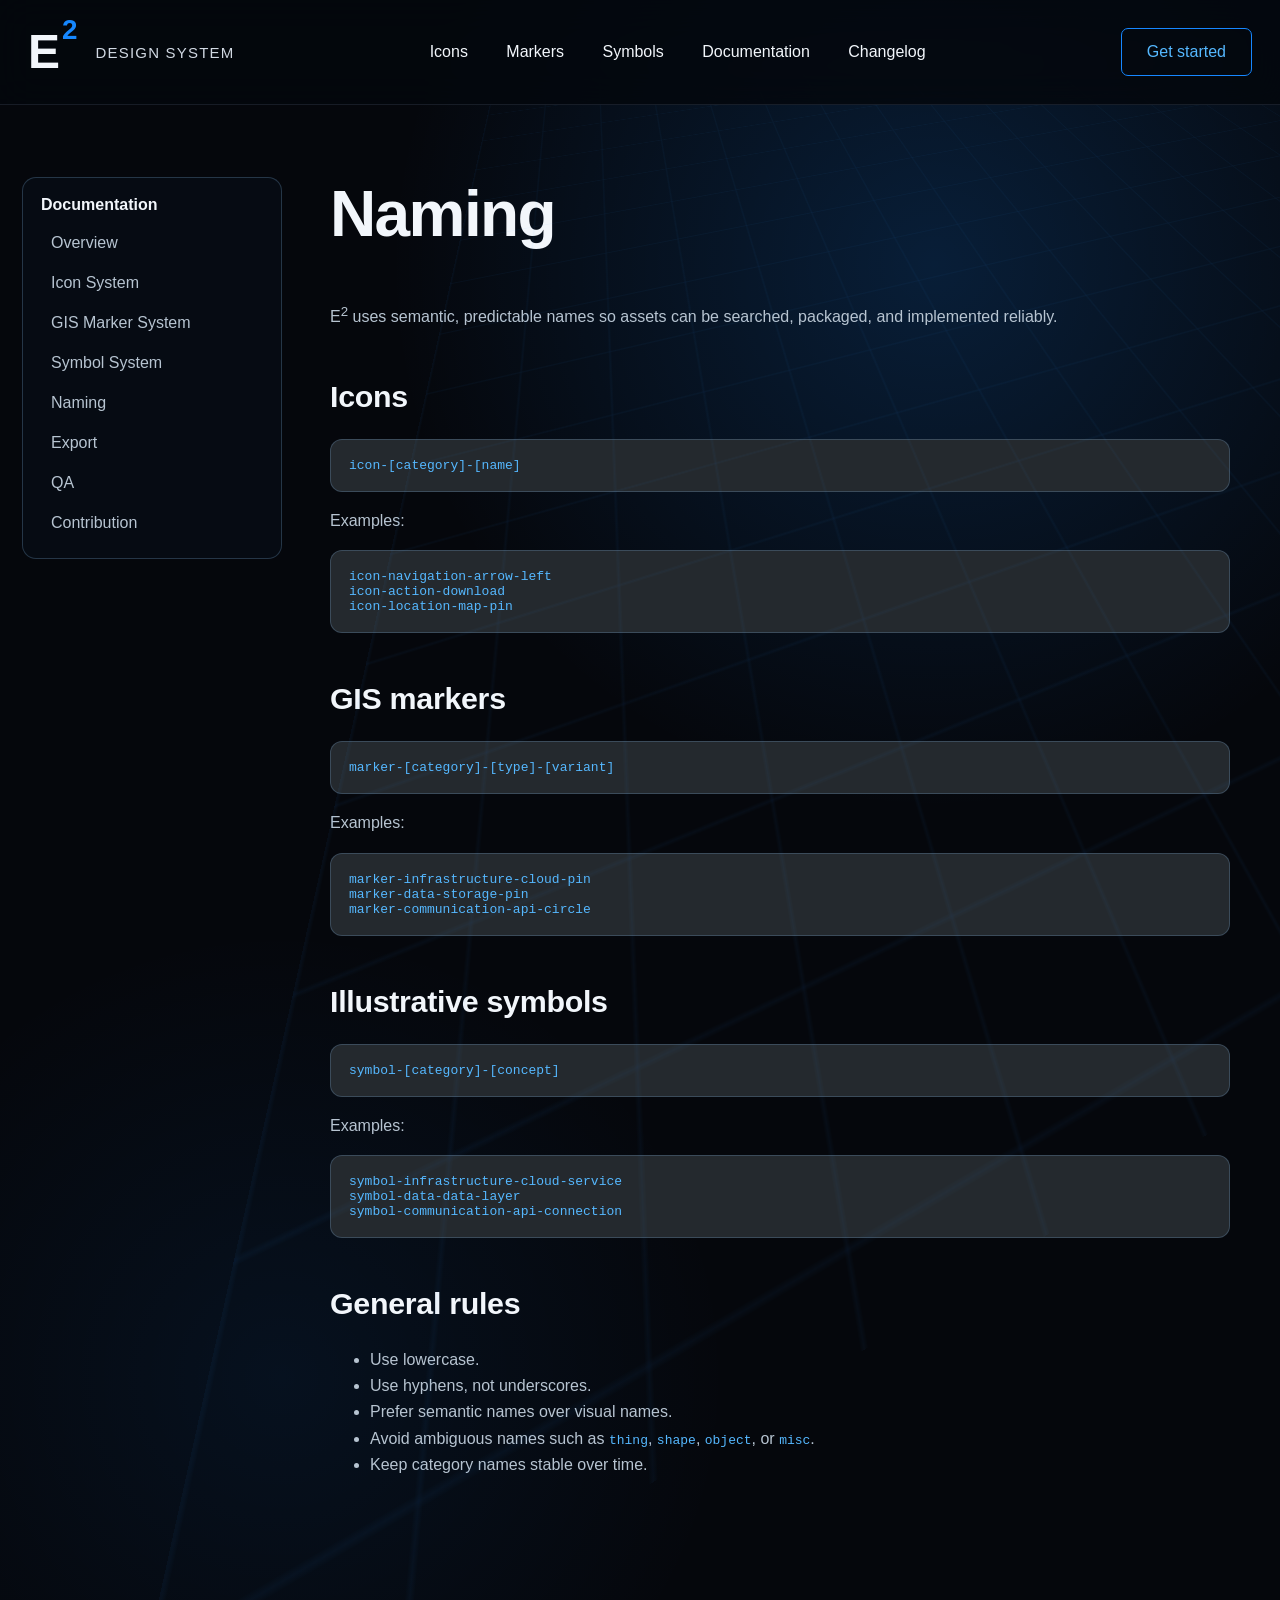
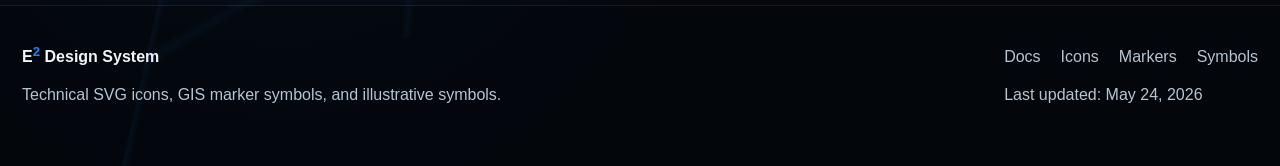
<file: docs/naming/index.html>
<!DOCTYPE html><html lang="en"> <head><meta charset="utf-8"><meta name="viewport" content="width=device-width, initial-scale=1"><meta name="description" content="Documentation for E<sup>2</sup> Design System."><meta name="theme-color" content="#05070c"><title>Documentation — E&lt;sup&gt;2&lt;/sup&gt; Design System</title><link rel="icon" href="/favicon.svg"><link rel="stylesheet" href="/_astro/BaseLayout.B5WGwgFg.css"></head> <body> <div class="site-shell"> <header class="site-header"> <div class="nav"> <a class="brand" href="/" aria-label="E2 Design System home"> <span class="brand-mark"> <span class="brand-e">E</span> <span class="brand-2">2</span> </span> <span class="brand-name">Design System</span> </a> <nav class="nav-links" aria-label="Primary navigation"> <a href="/icons">Icons</a><a href="/markers">Markers</a><a href="/symbols">Symbols</a><a href="/docs">Documentation</a><a href="/changelog">Changelog</a> </nav> <a class="nav-cta" href="/docs">Get started</a> </div> </header>  <main class="container docs-shell"> <aside class="docs-sidebar" aria-label="Documentation navigation"> <p class="sidebar-title">Documentation</p> <nav> <a href="/docs">Overview</a><a href="/docs/icon-system">Icon System</a><a href="/docs/gis-marker-system">GIS Marker System</a><a href="/docs/symbol-system">Symbol System</a><a href="/docs/naming">Naming</a><a href="/docs/export">Export</a><a href="/docs/qa">QA</a><a href="/docs/contribution">Contribution</a> </nav> </aside> <article class="docs-content"> <h1 id="naming">Naming</h1>
<p>E<sup>2</sup> uses semantic, predictable names so assets can be searched, packaged, and implemented reliably.</p>
<h2 id="icons">Icons</h2>
<pre class="astro-code github-dark" style="background-color:#24292e;color:#e1e4e8;overflow-x:auto" tabindex="0" data-language="txt"><code><span class="line"><span>icon-[category]-[name]</span></span></code></pre>
<p>Examples:</p>
<pre class="astro-code github-dark" style="background-color:#24292e;color:#e1e4e8;overflow-x:auto" tabindex="0" data-language="txt"><code><span class="line"><span>icon-navigation-arrow-left</span></span>
<span class="line"><span>icon-action-download</span></span>
<span class="line"><span>icon-location-map-pin</span></span></code></pre>
<h2 id="gis-markers">GIS markers</h2>
<pre class="astro-code github-dark" style="background-color:#24292e;color:#e1e4e8;overflow-x:auto" tabindex="0" data-language="txt"><code><span class="line"><span>marker-[category]-[type]-[variant]</span></span></code></pre>
<p>Examples:</p>
<pre class="astro-code github-dark" style="background-color:#24292e;color:#e1e4e8;overflow-x:auto" tabindex="0" data-language="txt"><code><span class="line"><span>marker-infrastructure-cloud-pin</span></span>
<span class="line"><span>marker-data-storage-pin</span></span>
<span class="line"><span>marker-communication-api-circle</span></span></code></pre>
<h2 id="illustrative-symbols">Illustrative symbols</h2>
<pre class="astro-code github-dark" style="background-color:#24292e;color:#e1e4e8;overflow-x:auto" tabindex="0" data-language="txt"><code><span class="line"><span>symbol-[category]-[concept]</span></span></code></pre>
<p>Examples:</p>
<pre class="astro-code github-dark" style="background-color:#24292e;color:#e1e4e8;overflow-x:auto" tabindex="0" data-language="txt"><code><span class="line"><span>symbol-infrastructure-cloud-service</span></span>
<span class="line"><span>symbol-data-data-layer</span></span>
<span class="line"><span>symbol-communication-api-connection</span></span></code></pre>
<h2 id="general-rules">General rules</h2>
<ul>
<li>Use lowercase.</li>
<li>Use hyphens, not underscores.</li>
<li>Prefer semantic names over visual names.</li>
<li>Avoid ambiguous names such as <code>thing</code>, <code>shape</code>, <code>object</code>, or <code>misc</code>.</li>
<li>Keep category names stable over time.</li>
</ul> </article> </main>  <footer class="footer"> <div class="container footer-grid"> <div> <strong>E<sup class="brand-e2-sup">2</sup> Design System</strong> <p>Technical SVG icons, GIS marker symbols, and illustrative symbols.</p> </div> <div class="footer-meta"> <nav aria-label="Footer navigation"> <a href="/docs">Docs</a> <a href="/icons">Icons</a> <a href="/markers">Markers</a> <a href="/symbols">Symbols</a> </nav> <p class="footer-updated">
Last updated: May 24, 2026 </p> </div> </div> </footer> </div> </body></html>
</file>
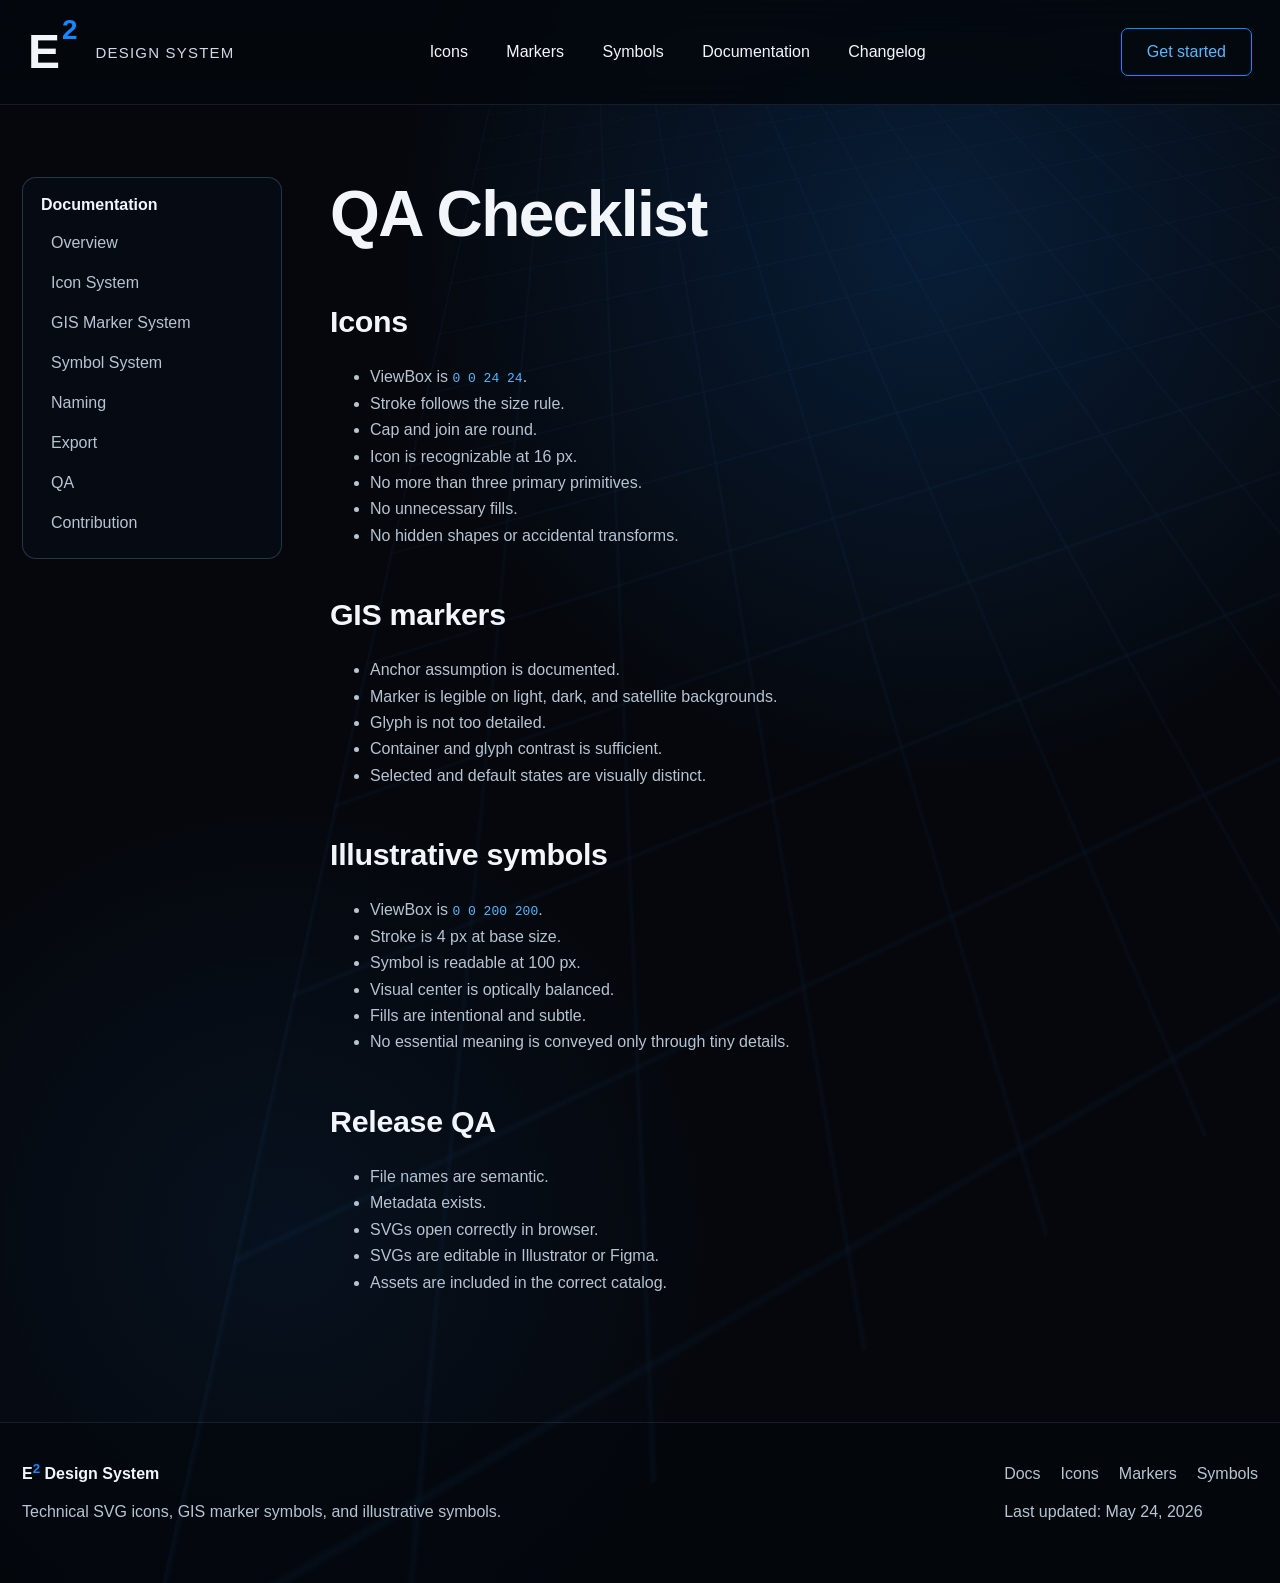
<file: docs/qa/index.html>
<!DOCTYPE html><html lang="en"> <head><meta charset="utf-8"><meta name="viewport" content="width=device-width, initial-scale=1"><meta name="description" content="Documentation for E<sup>2</sup> Design System."><meta name="theme-color" content="#05070c"><title>Documentation — E&lt;sup&gt;2&lt;/sup&gt; Design System</title><link rel="icon" href="/favicon.svg"><link rel="stylesheet" href="/_astro/BaseLayout.B5WGwgFg.css"></head> <body> <div class="site-shell"> <header class="site-header"> <div class="nav"> <a class="brand" href="/" aria-label="E2 Design System home"> <span class="brand-mark"> <span class="brand-e">E</span> <span class="brand-2">2</span> </span> <span class="brand-name">Design System</span> </a> <nav class="nav-links" aria-label="Primary navigation"> <a href="/icons">Icons</a><a href="/markers">Markers</a><a href="/symbols">Symbols</a><a href="/docs">Documentation</a><a href="/changelog">Changelog</a> </nav> <a class="nav-cta" href="/docs">Get started</a> </div> </header>  <main class="container docs-shell"> <aside class="docs-sidebar" aria-label="Documentation navigation"> <p class="sidebar-title">Documentation</p> <nav> <a href="/docs">Overview</a><a href="/docs/icon-system">Icon System</a><a href="/docs/gis-marker-system">GIS Marker System</a><a href="/docs/symbol-system">Symbol System</a><a href="/docs/naming">Naming</a><a href="/docs/export">Export</a><a href="/docs/qa">QA</a><a href="/docs/contribution">Contribution</a> </nav> </aside> <article class="docs-content"> <h1 id="qa-checklist">QA Checklist</h1>
<h2 id="icons">Icons</h2>
<ul>
<li>ViewBox is <code>0 0 24 24</code>.</li>
<li>Stroke follows the size rule.</li>
<li>Cap and join are round.</li>
<li>Icon is recognizable at 16 px.</li>
<li>No more than three primary primitives.</li>
<li>No unnecessary fills.</li>
<li>No hidden shapes or accidental transforms.</li>
</ul>
<h2 id="gis-markers">GIS markers</h2>
<ul>
<li>Anchor assumption is documented.</li>
<li>Marker is legible on light, dark, and satellite backgrounds.</li>
<li>Glyph is not too detailed.</li>
<li>Container and glyph contrast is sufficient.</li>
<li>Selected and default states are visually distinct.</li>
</ul>
<h2 id="illustrative-symbols">Illustrative symbols</h2>
<ul>
<li>ViewBox is <code>0 0 200 200</code>.</li>
<li>Stroke is 4 px at base size.</li>
<li>Symbol is readable at 100 px.</li>
<li>Visual center is optically balanced.</li>
<li>Fills are intentional and subtle.</li>
<li>No essential meaning is conveyed only through tiny details.</li>
</ul>
<h2 id="release-qa">Release QA</h2>
<ul>
<li>File names are semantic.</li>
<li>Metadata exists.</li>
<li>SVGs open correctly in browser.</li>
<li>SVGs are editable in Illustrator or Figma.</li>
<li>Assets are included in the correct catalog.</li>
</ul> </article> </main>  <footer class="footer"> <div class="container footer-grid"> <div> <strong>E<sup class="brand-e2-sup">2</sup> Design System</strong> <p>Technical SVG icons, GIS marker symbols, and illustrative symbols.</p> </div> <div class="footer-meta"> <nav aria-label="Footer navigation"> <a href="/docs">Docs</a> <a href="/icons">Icons</a> <a href="/markers">Markers</a> <a href="/symbols">Symbols</a> </nav> <p class="footer-updated">
Last updated: May 24, 2026 </p> </div> </div> </footer> </div> </body></html>
</file>
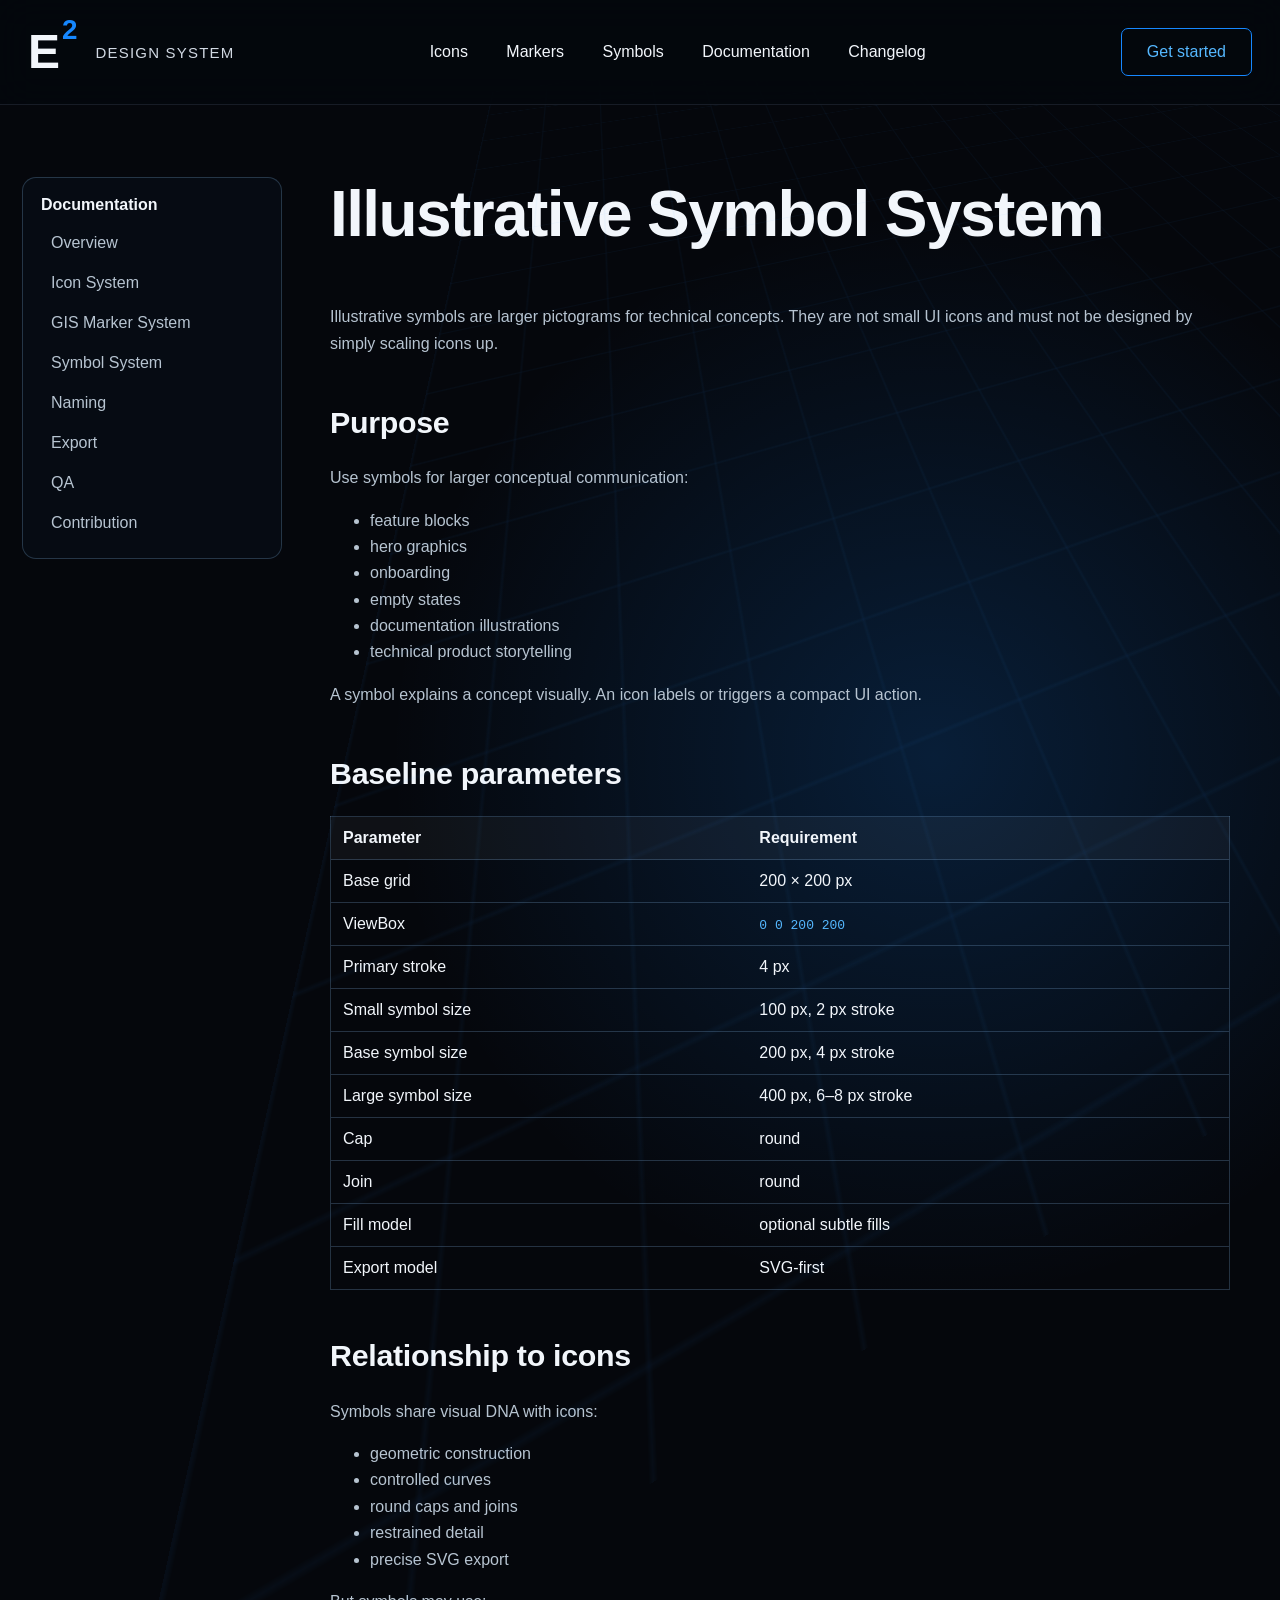
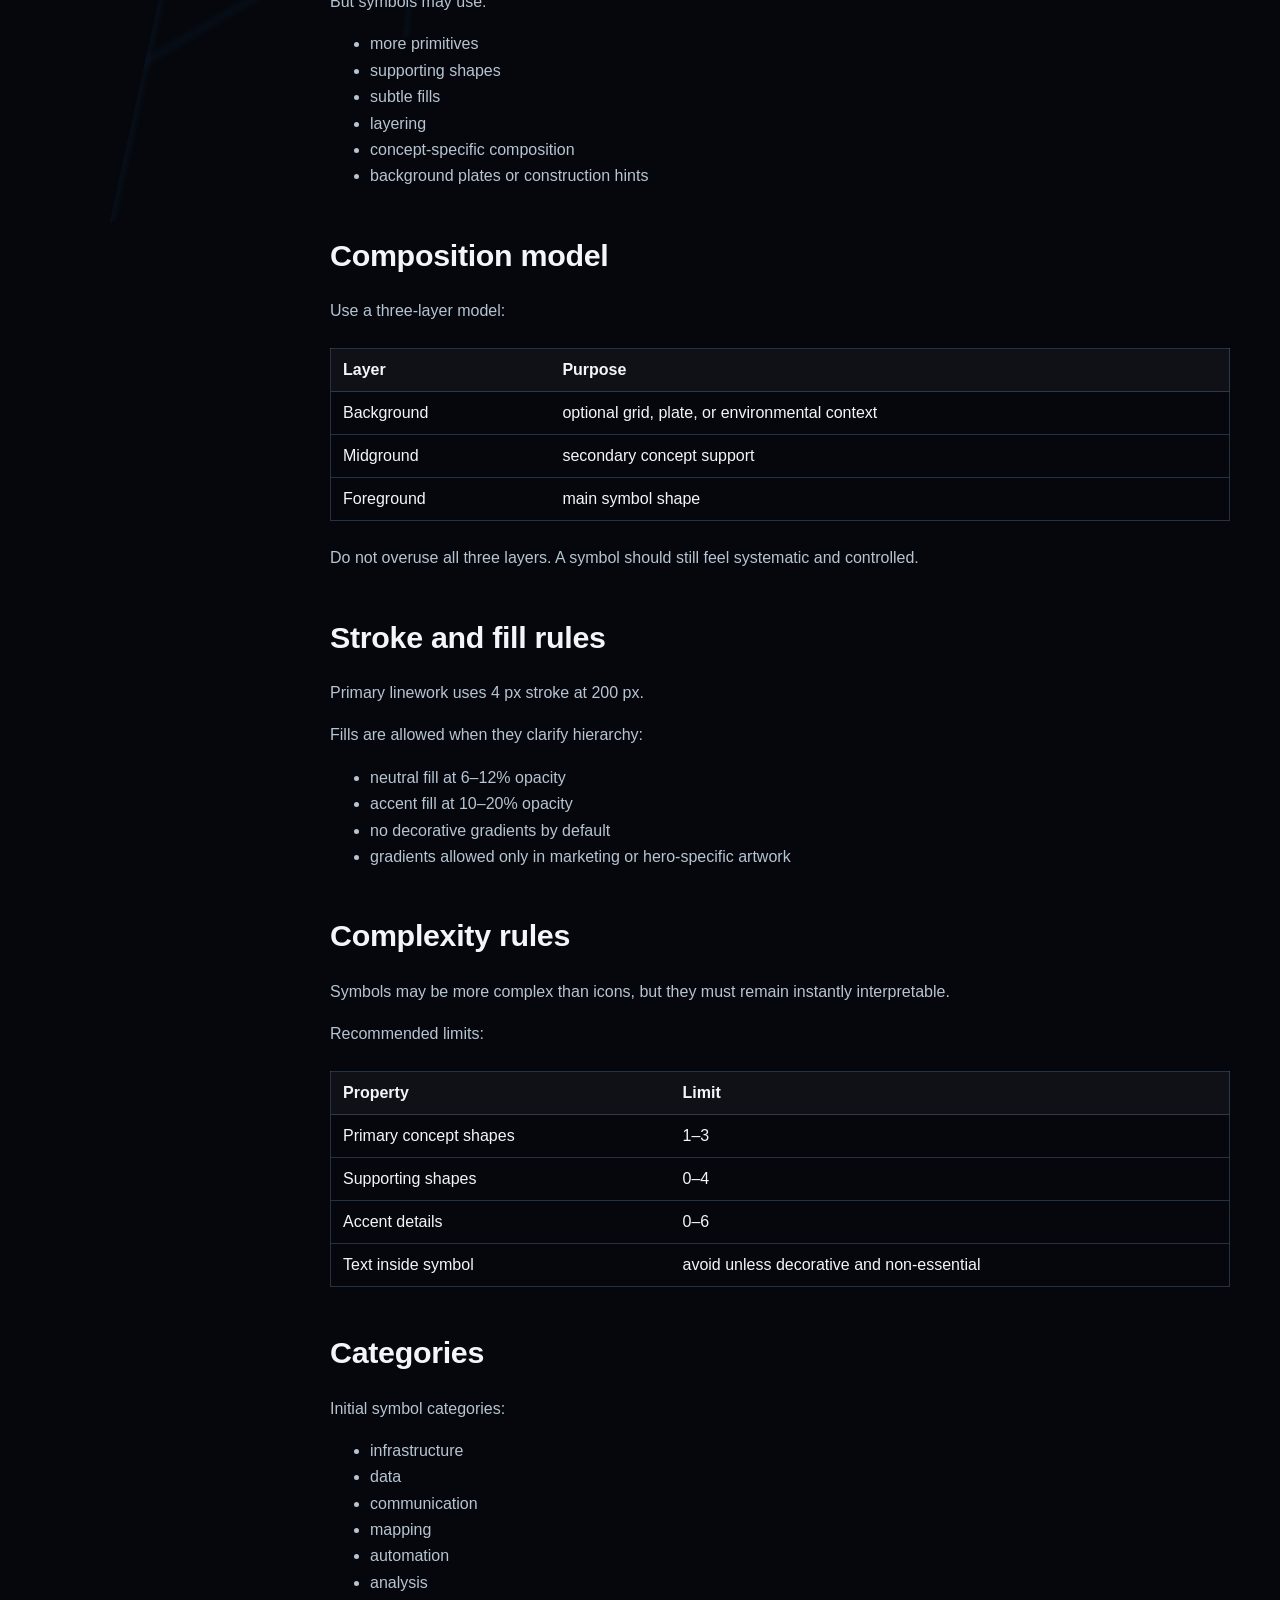
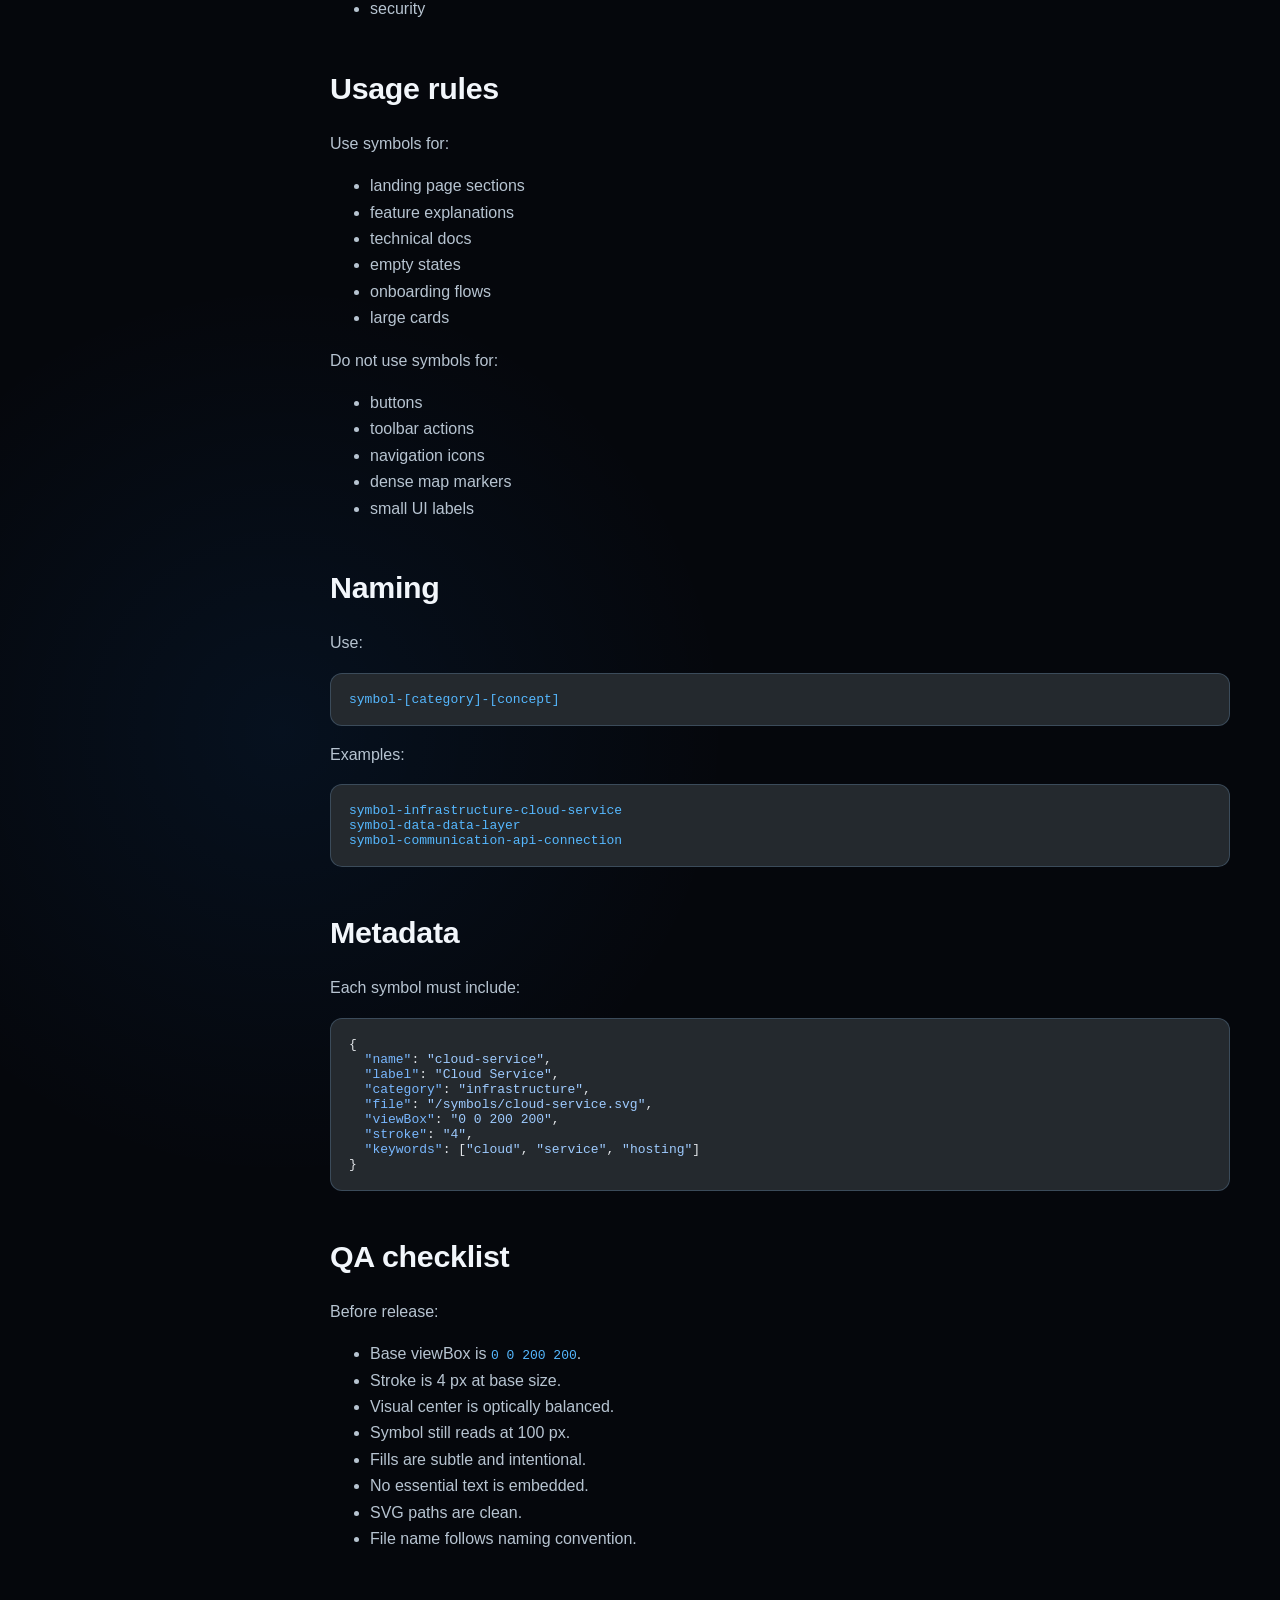
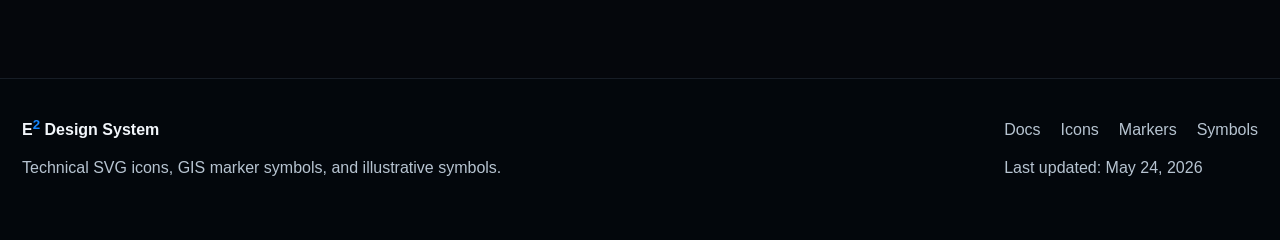
<file: docs/symbol-system/index.html>
<!DOCTYPE html><html lang="en"> <head><meta charset="utf-8"><meta name="viewport" content="width=device-width, initial-scale=1"><meta name="description" content="Documentation for E<sup>2</sup> Design System."><meta name="theme-color" content="#05070c"><title>Documentation — E&lt;sup&gt;2&lt;/sup&gt; Design System</title><link rel="icon" href="/favicon.svg"><link rel="stylesheet" href="/_astro/BaseLayout.B5WGwgFg.css"></head> <body> <div class="site-shell"> <header class="site-header"> <div class="nav"> <a class="brand" href="/" aria-label="E2 Design System home"> <span class="brand-mark"> <span class="brand-e">E</span> <span class="brand-2">2</span> </span> <span class="brand-name">Design System</span> </a> <nav class="nav-links" aria-label="Primary navigation"> <a href="/icons">Icons</a><a href="/markers">Markers</a><a href="/symbols">Symbols</a><a href="/docs">Documentation</a><a href="/changelog">Changelog</a> </nav> <a class="nav-cta" href="/docs">Get started</a> </div> </header>  <main class="container docs-shell"> <aside class="docs-sidebar" aria-label="Documentation navigation"> <p class="sidebar-title">Documentation</p> <nav> <a href="/docs">Overview</a><a href="/docs/icon-system">Icon System</a><a href="/docs/gis-marker-system">GIS Marker System</a><a href="/docs/symbol-system">Symbol System</a><a href="/docs/naming">Naming</a><a href="/docs/export">Export</a><a href="/docs/qa">QA</a><a href="/docs/contribution">Contribution</a> </nav> </aside> <article class="docs-content"> <h1 id="illustrative-symbol-system">Illustrative Symbol System</h1>
<p>Illustrative symbols are larger pictograms for technical concepts. They are not small UI icons and must not be designed by simply scaling icons up.</p>
<h2 id="purpose">Purpose</h2>
<p>Use symbols for larger conceptual communication:</p>
<ul>
<li>feature blocks</li>
<li>hero graphics</li>
<li>onboarding</li>
<li>empty states</li>
<li>documentation illustrations</li>
<li>technical product storytelling</li>
</ul>
<p>A symbol explains a concept visually. An icon labels or triggers a compact UI action.</p>
<h2 id="baseline-parameters">Baseline parameters</h2>

















































<table><thead><tr><th>Parameter</th><th>Requirement</th></tr></thead><tbody><tr><td>Base grid</td><td>200 × 200 px</td></tr><tr><td>ViewBox</td><td><code>0 0 200 200</code></td></tr><tr><td>Primary stroke</td><td>4 px</td></tr><tr><td>Small symbol size</td><td>100 px, 2 px stroke</td></tr><tr><td>Base symbol size</td><td>200 px, 4 px stroke</td></tr><tr><td>Large symbol size</td><td>400 px, 6–8 px stroke</td></tr><tr><td>Cap</td><td>round</td></tr><tr><td>Join</td><td>round</td></tr><tr><td>Fill model</td><td>optional subtle fills</td></tr><tr><td>Export model</td><td>SVG-first</td></tr></tbody></table>
<h2 id="relationship-to-icons">Relationship to icons</h2>
<p>Symbols share visual DNA with icons:</p>
<ul>
<li>geometric construction</li>
<li>controlled curves</li>
<li>round caps and joins</li>
<li>restrained detail</li>
<li>precise SVG export</li>
</ul>
<p>But symbols may use:</p>
<ul>
<li>more primitives</li>
<li>supporting shapes</li>
<li>subtle fills</li>
<li>layering</li>
<li>concept-specific composition</li>
<li>background plates or construction hints</li>
</ul>
<h2 id="composition-model">Composition model</h2>
<p>Use a three-layer model:</p>





















<table><thead><tr><th>Layer</th><th>Purpose</th></tr></thead><tbody><tr><td>Background</td><td>optional grid, plate, or environmental context</td></tr><tr><td>Midground</td><td>secondary concept support</td></tr><tr><td>Foreground</td><td>main symbol shape</td></tr></tbody></table>
<p>Do not overuse all three layers. A symbol should still feel systematic and controlled.</p>
<h2 id="stroke-and-fill-rules">Stroke and fill rules</h2>
<p>Primary linework uses 4 px stroke at 200 px.</p>
<p>Fills are allowed when they clarify hierarchy:</p>
<ul>
<li>neutral fill at 6–12% opacity</li>
<li>accent fill at 10–20% opacity</li>
<li>no decorative gradients by default</li>
<li>gradients allowed only in marketing or hero-specific artwork</li>
</ul>
<h2 id="complexity-rules">Complexity rules</h2>
<p>Symbols may be more complex than icons, but they must remain instantly interpretable.</p>
<p>Recommended limits:</p>

























<table><thead><tr><th>Property</th><th>Limit</th></tr></thead><tbody><tr><td>Primary concept shapes</td><td>1–3</td></tr><tr><td>Supporting shapes</td><td>0–4</td></tr><tr><td>Accent details</td><td>0–6</td></tr><tr><td>Text inside symbol</td><td>avoid unless decorative and non-essential</td></tr></tbody></table>
<h2 id="categories">Categories</h2>
<p>Initial symbol categories:</p>
<ul>
<li>infrastructure</li>
<li>data</li>
<li>communication</li>
<li>mapping</li>
<li>automation</li>
<li>analysis</li>
<li>security</li>
</ul>
<h2 id="usage-rules">Usage rules</h2>
<p>Use symbols for:</p>
<ul>
<li>landing page sections</li>
<li>feature explanations</li>
<li>technical docs</li>
<li>empty states</li>
<li>onboarding flows</li>
<li>large cards</li>
</ul>
<p>Do not use symbols for:</p>
<ul>
<li>buttons</li>
<li>toolbar actions</li>
<li>navigation icons</li>
<li>dense map markers</li>
<li>small UI labels</li>
</ul>
<h2 id="naming">Naming</h2>
<p>Use:</p>
<pre class="astro-code github-dark" style="background-color:#24292e;color:#e1e4e8;overflow-x:auto" tabindex="0" data-language="txt"><code><span class="line"><span>symbol-[category]-[concept]</span></span></code></pre>
<p>Examples:</p>
<pre class="astro-code github-dark" style="background-color:#24292e;color:#e1e4e8;overflow-x:auto" tabindex="0" data-language="txt"><code><span class="line"><span>symbol-infrastructure-cloud-service</span></span>
<span class="line"><span>symbol-data-data-layer</span></span>
<span class="line"><span>symbol-communication-api-connection</span></span></code></pre>
<h2 id="metadata">Metadata</h2>
<p>Each symbol must include:</p>
<pre class="astro-code github-dark" style="background-color:#24292e;color:#e1e4e8;overflow-x:auto" tabindex="0" data-language="json"><code><span class="line"><span style="color:#E1E4E8">{</span></span>
<span class="line"><span style="color:#79B8FF">  &quot;name&quot;</span><span style="color:#E1E4E8">: </span><span style="color:#9ECBFF">&quot;cloud-service&quot;</span><span style="color:#E1E4E8">,</span></span>
<span class="line"><span style="color:#79B8FF">  &quot;label&quot;</span><span style="color:#E1E4E8">: </span><span style="color:#9ECBFF">&quot;Cloud Service&quot;</span><span style="color:#E1E4E8">,</span></span>
<span class="line"><span style="color:#79B8FF">  &quot;category&quot;</span><span style="color:#E1E4E8">: </span><span style="color:#9ECBFF">&quot;infrastructure&quot;</span><span style="color:#E1E4E8">,</span></span>
<span class="line"><span style="color:#79B8FF">  &quot;file&quot;</span><span style="color:#E1E4E8">: </span><span style="color:#9ECBFF">&quot;/symbols/cloud-service.svg&quot;</span><span style="color:#E1E4E8">,</span></span>
<span class="line"><span style="color:#79B8FF">  &quot;viewBox&quot;</span><span style="color:#E1E4E8">: </span><span style="color:#9ECBFF">&quot;0 0 200 200&quot;</span><span style="color:#E1E4E8">,</span></span>
<span class="line"><span style="color:#79B8FF">  &quot;stroke&quot;</span><span style="color:#E1E4E8">: </span><span style="color:#9ECBFF">&quot;4&quot;</span><span style="color:#E1E4E8">,</span></span>
<span class="line"><span style="color:#79B8FF">  &quot;keywords&quot;</span><span style="color:#E1E4E8">: [</span><span style="color:#9ECBFF">&quot;cloud&quot;</span><span style="color:#E1E4E8">, </span><span style="color:#9ECBFF">&quot;service&quot;</span><span style="color:#E1E4E8">, </span><span style="color:#9ECBFF">&quot;hosting&quot;</span><span style="color:#E1E4E8">]</span></span>
<span class="line"><span style="color:#E1E4E8">}</span></span></code></pre>
<h2 id="qa-checklist">QA checklist</h2>
<p>Before release:</p>
<ul>
<li>Base viewBox is <code>0 0 200 200</code>.</li>
<li>Stroke is 4 px at base size.</li>
<li>Visual center is optically balanced.</li>
<li>Symbol still reads at 100 px.</li>
<li>Fills are subtle and intentional.</li>
<li>No essential text is embedded.</li>
<li>SVG paths are clean.</li>
<li>File name follows naming convention.</li>
</ul> </article> </main>  <footer class="footer"> <div class="container footer-grid"> <div> <strong>E<sup class="brand-e2-sup">2</sup> Design System</strong> <p>Technical SVG icons, GIS marker symbols, and illustrative symbols.</p> </div> <div class="footer-meta"> <nav aria-label="Footer navigation"> <a href="/docs">Docs</a> <a href="/icons">Icons</a> <a href="/markers">Markers</a> <a href="/symbols">Symbols</a> </nav> <p class="footer-updated">
Last updated: May 24, 2026 </p> </div> </div> </footer> </div> </body></html>
</file>
<file: _astro/BaseLayout.B5WGwgFg.css>
:root{--bg: #05070c;--surface: #07101a;--surface-2: #0b1420;--surface-3: #101d2d;--line: rgba(120, 160, 205, .28);--line-strong: rgba(46, 141, 247, .72);--text: #f2f6fb;--muted: #b7c4d1;--muted-2: #7f91a3;--accent: #1687ff;--accent-2: #55b8ff;--radius: 14px;--radius-lg: 22px;--max-width: 1540px;font-family:Inter,-apple-system,BlinkMacSystemFont,Segoe UI,Roboto,Arial,sans-serif}*,*:before,*:after{box-sizing:border-box}html{background:var(--bg);color:var(--text);scroll-behavior:smooth}body{margin:0;min-height:100vh;background:radial-gradient(circle at 73% 15%,rgba(22,135,255,.18),transparent 34rem),radial-gradient(circle at 22% 78%,rgba(22,135,255,.08),transparent 28rem),var(--bg);overflow-x:hidden}body:before{content:"";position:fixed;inset:104px 0 0 40%;pointer-events:none;background-image:linear-gradient(rgba(22,135,255,.08) 1px,transparent 1px),linear-gradient(90deg,rgba(22,135,255,.08) 1px,transparent 1px);background-size:52px 52px;transform:perspective(800px) rotateX(62deg) rotate(-19deg) translateY(-160px);transform-origin:top center;opacity:.52}body:after{content:"";position:fixed;inset:0;pointer-events:none;background:linear-gradient(180deg,#05070c1a,#05070cc7);z-index:-1}a{color:inherit;text-decoration:none}img,svg{max-width:100%;display:block}button{font:inherit}sup{line-height:0}.site-shell{min-height:100vh;display:flex;flex-direction:column}.container{width:min(var(--max-width),calc(100% - 44px));margin-inline:auto}.site-header{min-height:104px;border-bottom:1px solid rgba(180,210,240,.11);background:#04080ddb;backdrop-filter:blur(18px);position:sticky;top:0;z-index:10}.nav{max-width:var(--max-width);margin:0 auto;padding:0 28px;min-height:104px;display:grid;grid-template-columns:auto 1fr auto;align-items:center;gap:40px}.brand{display:flex;align-items:center;gap:18px}.brand-mark{display:flex;align-items:flex-start;font-weight:900;font-size:48px;line-height:1}.brand-e{color:var(--text)}.brand-2,.brand-e2-sup{color:var(--accent)}.brand-2{font-size:.58em;position:relative;top:-.42em;margin-left:2px}.brand-name{color:#d1d9e3;letter-spacing:.08em;text-transform:uppercase;font-size:15px}.nav-links{display:flex;justify-content:center;align-items:center;gap:clamp(20px,3vw,44px);color:var(--text);font-size:16px}.nav-links a,.footer a{transition:color .16s ease}.nav-links a:hover,.footer a:hover{color:var(--accent-2)}.nav-cta{border:1px solid var(--accent);color:var(--accent-2);border-radius:7px;padding:14px 25px;font-size:16px;transition:background .16s ease,border-color .16s ease}.nav-cta:hover{background:#1687ff1a}.hero{padding:clamp(70px,8vh,115px) 0 78px}.hero-copy{position:relative;z-index:2;max-width:790px;min-width:0}.hero-visual{display:none}.eyebrow{margin:0 0 28px;color:var(--accent-2);letter-spacing:.18em;text-transform:uppercase;font-size:.82rem;font-weight:700}.hero h1,.page-header h1,.section-header h2,.preview-header h2,.split-panel h2,.case-study-panel h2{margin:0;color:var(--text);font-weight:800;letter-spacing:-.025em;line-height:1.02}.hero h1{font-size:clamp(3rem,4vw,5rem)}.hero h1 span{color:var(--accent)}.hero-rule{width:104px;height:4px;background:var(--accent);margin:34px 0 38px}.hero-description{max-width:690px;color:var(--muted);font-size:clamp(1.16rem,1.45vw,1.38rem);line-height:1.62;margin:0}.hero-description-secondary{margin-top:1.15rem;max-width:640px}.hero-actions{display:flex;flex-wrap:wrap;gap:24px;margin-top:40px}.button{display:inline-flex;align-items:center;justify-content:center;min-width:218px;height:64px;border-radius:8px;font-size:1rem;border:1px solid rgba(180,205,230,.42);background:#07101aad;color:var(--text);transition:transform .16s ease,background .16s ease,border-color .16s ease}.button:hover{transform:translateY(-1px);border-color:#55b8ffb8}.button.primary{background:linear-gradient(135deg,#1687ff,#0f6ed6);border-color:transparent}.button.primary:hover{background:linear-gradient(135deg,#2d96ff,#1687ff)}.button:after{content:"›";font-size:1.75rem;margin-left:1rem;line-height:0;color:currentColor;opacity:.9}.system-row{display:grid;grid-template-columns:repeat(4,minmax(0,1fr));width:100%;max-width:700px;margin-top:56px;color:var(--text)}.system-item{position:relative;min-width:0;min-height:118px;display:grid;grid-template-rows:70px auto;justify-items:center;align-items:end;padding:0 14px}.system-item:not(:last-child):after{content:"";position:absolute;right:0;top:4px;height:104px;width:1px;background:#96aabe47}.system-icon{width:70px;height:70px;object-fit:contain}.system-label{margin-top:12px;color:var(--text);font-size:.88rem;line-height:1.2;text-align:center}.preview-section{position:relative;z-index:2;padding:24px 0 96px}.preview-header{display:grid;grid-template-columns:minmax(0,1fr) auto;gap:32px;align-items:end;margin-bottom:24px}.preview-header h2{max-width:920px;font-size:clamp(2rem,4vw,4.4rem)}.preview-controls{display:flex;flex-wrap:wrap;gap:8px;justify-content:flex-end}.preview-controls span,.use-case-strip a,.explorer-sidebar button{border:1px solid var(--line);background:#07101a9e;color:var(--muted);border-radius:999px}.preview-controls span{padding:9px 13px;font-size:.82rem}.preview-grid{display:grid;grid-template-columns:1.2fr 1fr .8fr .8fr;gap:18px}.preview-panel{min-height:300px;border:1px solid var(--line);border-radius:var(--radius-lg);background:linear-gradient(rgba(22,135,255,.055) 1px,transparent 1px),linear-gradient(90deg,rgba(22,135,255,.055) 1px,transparent 1px),linear-gradient(180deg,#ffffff0e,#ffffff05);background-size:28px 28px,28px 28px,auto;box-shadow:0 24px 80px #0000004d;padding:22px;overflow:hidden}.panel-topline{display:flex;justify-content:space-between;gap:16px;color:var(--muted);font-size:.85rem;margin-bottom:26px}.panel-topline code{color:var(--accent-2)}.icon-grid{display:grid;grid-template-columns:repeat(4,minmax(48px,1fr));gap:14px}.preview-icon,.explorer-asset span,.mini-icon-preview span{display:grid;place-items:center;border:1px solid rgba(120,160,205,.26);background:#050b1394}.preview-icon{aspect-ratio:1;border-radius:12px}.preview-icon span,.explorer-asset span:before,.mini-icon-preview span:before{width:22px;height:22px;border:2px solid var(--accent-2);border-radius:6px 6px 10px 10px;transform:rotate(45deg)}.map-preview{min-height:300px}.map-canvas{position:relative;height:220px;border-radius:16px;overflow:hidden;background:linear-gradient(rgba(85,184,255,.1) 1px,transparent 1px),linear-gradient(90deg,rgba(85,184,255,.1) 1px,transparent 1px),#050b13c2;background-size:32px 32px}.map-line{position:absolute;height:2px;background:#55b8ff57;transform-origin:left center}.map-line-a{width:240px;left:-10px;top:64px;transform:rotate(12deg)}.map-line-b{width:260px;left:32px;top:148px;transform:rotate(-18deg)}.map-line-c{width:200px;left:96px;top:32px;transform:rotate(72deg)}.marker{position:absolute;width:34px;height:42px;background:linear-gradient(180deg,var(--accent-2),var(--accent));border:2px solid rgba(242,246,251,.92);border-radius:18px 18px 18px 4px;transform:rotate(-45deg);box-shadow:0 16px 40px #1687ff61}.marker i{position:absolute;inset:9px;border-radius:50%;background:var(--bg);display:block}.marker-a{left:18%;top:28%}.marker-b{left:62%;top:46%}.marker-c{left:76%;top:20%;scale:.82}.marker-d{left:36%;top:66%;scale:.7}.symbol-stage{display:grid;place-items:center;height:220px}.symbol-orbit{position:relative;width:150px;height:150px;border:2px solid rgba(85,184,255,.6);border-radius:50%}.symbol-orbit:before,.symbol-orbit:after{content:"";position:absolute;inset:28px;border:2px solid rgba(242,246,251,.65);border-radius:24px;transform:rotate(45deg)}.symbol-orbit:after{inset:54px;background:var(--accent);border:0;border-radius:50%;transform:none}.symbol-orbit span{position:absolute;width:18px;height:18px;border-radius:50%;background:var(--accent-2)}.symbol-orbit span:nth-child(1){left:50%;top:-9px}.symbol-orbit span:nth-child(2){right:-2px;bottom:24px}.symbol-orbit span:nth-child(3){left:-2px;bottom:24px}.mode-stack{display:grid;gap:14px}.mini-ui{min-height:92px;border-radius:14px;padding:14px;display:grid;gap:9px;border:1px solid var(--line)}.dark-ui{background:#050b13db}.light-ui{background:#eef5fb}.mini-ui span{display:block;height:10px;border-radius:999px}.dark-ui span{background:#55b8ff59}.light-ui span{background:#1687ff47}.proof-strip{position:relative;z-index:1;display:grid;grid-template-columns:repeat(4,minmax(0,1fr));border:1px solid var(--line);border-radius:var(--radius-lg);overflow:hidden;background:#07101a9e;margin-bottom:96px}.proof-item{padding:28px;display:grid;gap:6px}.proof-item:not(:last-child){border-right:1px solid var(--line)}.proof-item strong{font-size:clamp(1.8rem,3vw,3.2rem);line-height:1;color:var(--text)}.proof-item span{color:var(--muted)}.use-case-strip{display:grid;grid-template-columns:auto 1fr;gap:22px;align-items:center;padding:96px 0}.use-case-strip>span{color:var(--accent-2);text-transform:uppercase;letter-spacing:.16em;font-size:.78rem;font-weight:800}.use-case-strip div{display:flex;flex-wrap:wrap;gap:10px}.use-case-strip a{padding:9px 13px;transition:color .16s ease,border-color .16s ease,background .16s ease}.use-case-strip a:hover{color:var(--text);border-color:#55b8ff99;background:#1687ff1a}.section{position:relative;z-index:1;padding:96px 0}.section-header{max-width:900px;margin-bottom:32px}.section-header h2,.split-panel h2,.case-study-panel h2{font-size:clamp(2rem,4vw,4.4rem)}.feature-grid,.asset-grid,.docs-card-grid{display:grid;grid-template-columns:repeat(3,minmax(0,1fr));gap:18px}.feature-card,.asset-card,.docs-card-grid a,.timeline article,.split-panel,.case-study-panel,.explorer-panel{border:1px solid var(--line);background:linear-gradient(180deg,#ffffff0b,#ffffff05);border-radius:var(--radius);box-shadow:0 24px 80px #00000047}.feature-card{padding:28px;min-height:100%;transition:border-color .16s ease,transform .16s ease,background .16s ease}.feature-card-large{min-height:300px}.feature-card:hover{transform:translateY(-2px);border-color:#55b8ff7a;background:linear-gradient(180deg,#fff1,#ffffff06)}.feature-card h3{margin:0 0 14px;font-size:1.35rem;letter-spacing:-.01em}.feature-card p,.split-panel p,.page-header p,.asset-meta span,.footer p,.docs-content p,.docs-content li,.docs-card-grid span,.case-study-panel p{color:var(--muted);line-height:1.65}.feature-card p,.split-panel p{margin-top:0}.feature-card a{display:inline-flex;margin-top:16px;color:var(--accent-2);font-weight:700}.feature-card a:after{content:"›";margin-left:.5rem}.feature-meta{margin:0 0 12px;color:var(--accent-2)!important;font-size:.78rem;text-transform:uppercase;letter-spacing:.12em;font-weight:800}.feature-preview{height:112px;border:1px solid rgba(120,160,205,.22);border-radius:12px;background:linear-gradient(rgba(22,135,255,.08) 1px,transparent 1px),linear-gradient(90deg,rgba(22,135,255,.08) 1px,transparent 1px),#050b136b;background-size:22px 22px;margin-bottom:22px;overflow:hidden}.mini-icon-preview{display:grid;grid-template-columns:repeat(4,1fr);gap:12px;padding:18px}.mini-icon-preview span{border-radius:10px}.mini-marker-preview{position:relative}.mini-marker-preview span{position:absolute;width:28px;height:36px;background:var(--accent);border:2px solid var(--text);border-radius:16px 16px 16px 4px;transform:rotate(-45deg)}.mini-marker-preview span:nth-child(1){left:20%;top:26%}.mini-marker-preview span:nth-child(2){left:48%;top:42%;scale:.84}.mini-marker-preview span:nth-child(3){left:72%;top:22%;scale:.7}.mini-symbol-preview{display:grid;place-items:center}.mini-symbol-preview span{width:72px;height:72px;border:2px solid var(--accent-2);border-radius:50%;position:relative}.mini-symbol-preview span:before,.mini-symbol-preview span:after{content:"";position:absolute;inset:18px;border:2px solid rgba(242,246,251,.75);border-radius:10px;transform:rotate(45deg)}.mini-symbol-preview span:after{inset:30px;border:0;background:var(--accent);border-radius:50%;transform:none}.split-panel{display:grid;grid-template-columns:.9fr 1.1fr;gap:32px;padding:40px;align-items:center}.split-panel .eyebrow{margin-bottom:20px}.split-panel p{font-size:1.05rem}.explorer-panel{display:grid;grid-template-columns:240px 1fr;gap:24px;padding:22px}.explorer-sidebar{display:grid;gap:10px;align-content:start}.explorer-sidebar button{cursor:pointer;text-align:left;padding:12px 14px;transition:color .16s ease,background .16s ease,border-color .16s ease}.explorer-sidebar button:hover,.explorer-sidebar button.active{color:var(--text);background:#1687ff1f;border-color:#55b8ff8a}.explorer-content{border:1px solid rgba(120,160,205,.2);border-radius:14px;padding:18px;background:#050b1375}.scale-row{display:grid;grid-template-columns:repeat(4,1fr);color:var(--muted-2);font-size:.8rem;margin-bottom:18px}.explorer-assets{display:grid;grid-template-columns:repeat(4,minmax(0,1fr));gap:14px}.explorer-asset{display:grid;gap:10px;place-items:center;padding:18px 10px;border:1px solid rgba(120,160,205,.2);border-radius:12px;background:#07101ab8}.explorer-asset span{width:52px;height:52px;border-radius:12px}.explorer-asset small{color:var(--muted);text-transform:capitalize}.case-study-panel{display:grid;grid-template-columns:.85fr 1.15fr;gap:40px;align-items:center;padding:40px}.case-study-panel>div:first-child{max-width:560px}.dashboard-mockup{overflow:hidden;border:1px solid rgba(120,160,205,.28);border-radius:var(--radius-lg);background:#050b13c7}.mockup-header{display:flex;gap:8px;padding:16px;border-bottom:1px solid rgba(120,160,205,.18)}.mockup-header span{width:11px;height:11px;border-radius:50%;background:#55b8ff80}.mockup-body{display:grid;grid-template-columns:1.2fr .8fr;gap:14px;padding:16px}.mockup-map{position:relative;min-height:240px;border-radius:14px;background:linear-gradient(rgba(22,135,255,.09) 1px,transparent 1px),linear-gradient(90deg,rgba(22,135,255,.09) 1px,transparent 1px),#07101ae6;background-size:28px 28px}.mockup-list{display:grid;gap:12px}.mockup-list span{border-radius:12px;background:#55b8ff1f;border:1px solid rgba(120,160,205,.2)}.page-shell{padding:88px 0 110px}.page-header{max-width:900px;margin-bottom:40px}.page-header h1{font-size:clamp(3rem,7vw,6rem)}.page-header p{font-size:1.2rem}.asset-card{padding:18px}.asset-preview{display:grid;place-items:center;min-height:220px;border-radius:12px;background:linear-gradient(rgba(22,135,255,.08) 1px,transparent 1px),linear-gradient(90deg,rgba(22,135,255,.08) 1px,transparent 1px),#050b137a;background-size:24px 24px;border:1px solid rgba(120,160,205,.18)}.asset-card-icon .asset-preview img{width:64px;height:64px}.asset-card-marker .asset-preview img{width:96px;height:96px}.asset-card-symbol .asset-preview img{width:180px;height:180px}.asset-meta{padding:18px 4px 2px;display:grid;gap:8px}.asset-label{margin:0;font-weight:800}.asset-meta code,.docs-content code{color:var(--accent-2)}.docs-shell{display:grid;grid-template-columns:260px minmax(0,1fr);gap:48px;padding:72px 0 110px}.docs-sidebar{position:sticky;top:132px;align-self:start;border:1px solid var(--line);border-radius:var(--radius);padding:18px;background:#07101a99}.sidebar-title{margin:0 0 12px;color:var(--text);font-weight:800}.docs-sidebar nav{display:grid;gap:6px}.docs-sidebar a{color:var(--muted);padding:8px 10px;border-radius:8px}.docs-sidebar a:hover{background:#1687ff1a;color:var(--text)}.docs-content{max-width:900px}.docs-content h1{margin-top:0;font-size:clamp(2.6rem,5vw,4.6rem);letter-spacing:-.025em}.docs-content h2{margin-top:48px;font-size:1.9rem;letter-spacing:-.01em}.docs-content table{width:100%;border-collapse:collapse;margin:24px 0;border:1px solid var(--line)}.docs-content th,.docs-content td{border-bottom:1px solid var(--line);padding:12px;text-align:left}.docs-content th{color:var(--text);background:#ffffff0a}.docs-content pre{padding:18px;overflow:auto;border-radius:12px;border:1px solid var(--line)}.docs-card-grid a{display:grid;gap:10px;padding:22px}.timeline article{padding:28px}.timeline time{color:var(--accent-2);font-weight:800}.footer{margin-top:auto;border-top:1px solid rgba(180,210,240,.11);padding:42px 0;background:#04080db8}.footer-grid{display:flex;justify-content:space-between;gap:24px;flex-wrap:wrap}.footer nav{display:flex;gap:20px;color:var(--muted)}.system-hero{padding-top:88px}.system-hero h1{max-width:980px}.system-hero p{max-width:820px}.system-map{padding:32px 0 96px}.system-map-header{max-width:920px;margin-bottom:32px}.system-map-header h2{margin:0;color:var(--text);font-size:clamp(2rem,4vw,4.4rem);line-height:1.02;letter-spacing:-.025em}.system-map-grid{display:grid;grid-template-columns:repeat(3,minmax(0,1fr));gap:18px}.system-card-large,.taxonomy-card{border:1px solid var(--line);background:linear-gradient(180deg,#ffffff0b,#ffffff05);border-radius:var(--radius);box-shadow:0 24px 80px #00000047}.system-card-large{min-height:430px;padding:30px;display:flex;flex-direction:column}.system-card-large h3{margin:0 0 14px;font-size:1.65rem;letter-spacing:-.015em}.system-card-large p{color:var(--muted);line-height:1.65}.domain-list{display:flex;flex-wrap:wrap;gap:8px;margin:24px 0}.domain-list span{border:1px solid var(--line);border-radius:999px;padding:8px 11px;color:var(--muted);background:#07101a9e;font-size:.84rem}.system-card-large a{margin-top:auto;color:var(--accent-2);font-weight:800}.system-card-large a:after{content:"›";margin-left:.5rem}.taxonomy-grid{display:grid;grid-template-columns:repeat(2,minmax(0,1fr));gap:18px}.taxonomy-card{padding:32px}.taxonomy-card h3{margin:0 0 22px;font-size:1.5rem}.taxonomy-card div{display:flex;flex-wrap:wrap;gap:10px}.taxonomy-card a{border:1px solid var(--line);border-radius:999px;padding:10px 14px;color:var(--muted);background:#07101a9e}.taxonomy-card a:hover{color:var(--text);border-color:#55b8ff94}.system-routing{padding-top:32px}@media(max-width:1200px){.preview-grid,.proof-strip{grid-template-columns:repeat(2,minmax(0,1fr))}.proof-item:nth-child(2){border-right:0}.proof-item:nth-child(-n+2){border-bottom:1px solid var(--line)}}@media(max-width:1100px){.nav{grid-template-columns:1fr auto}.nav-links{display:none}.feature-grid,.asset-grid,.docs-card-grid{grid-template-columns:1fr 1fr}.docs-shell{grid-template-columns:1fr}.docs-sidebar{position:static}.preview-header,.case-study-panel{grid-template-columns:1fr}.preview-controls{justify-content:flex-start}.system-map-grid{grid-template-columns:1fr 1fr}}@media(max-width:760px){.container{width:min(100% - 32px,var(--max-width))}.site-header,.nav{min-height:84px}.nav{padding:0 20px}.brand-mark{font-size:42px}.brand-name{font-size:12px}.nav-cta{display:none}.hero{padding:54px 0 64px}.hero h1{font-size:clamp(3rem,16vw,4.8rem)}.hero-description{font-size:1.12rem}.hero-actions{gap:12px}.button{width:100%}.system-row{grid-template-columns:repeat(2,minmax(0,1fr));gap:28px 12px;max-width:none}.system-item{min-height:112px;padding:0}.system-item:after{display:none}.preview-grid,.feature-grid,.asset-grid,.docs-card-grid,.split-panel,.explorer-panel,.case-study-panel,.mockup-body{grid-template-columns:1fr}.preview-section{padding-bottom:64px}.preview-panel{min-height:260px}.proof-strip{grid-template-columns:1fr}.proof-item{border-right:0!important;border-bottom:1px solid var(--line)}.proof-item:last-child{border-bottom:0}.use-case-strip{grid-template-columns:1fr}.explorer-assets,.icon-grid{grid-template-columns:repeat(2,minmax(0,1fr))}.scale-row{grid-template-columns:repeat(2,1fr);gap:8px}.split-panel,.case-study-panel{padding:28px}.section{padding:64px 0}.footer-grid,.footer nav{flex-direction:column}.system-map-grid,.taxonomy-grid{grid-template-columns:1fr}.system-card-large{min-height:auto}.system-map{padding-bottom:64px}}
</file>
